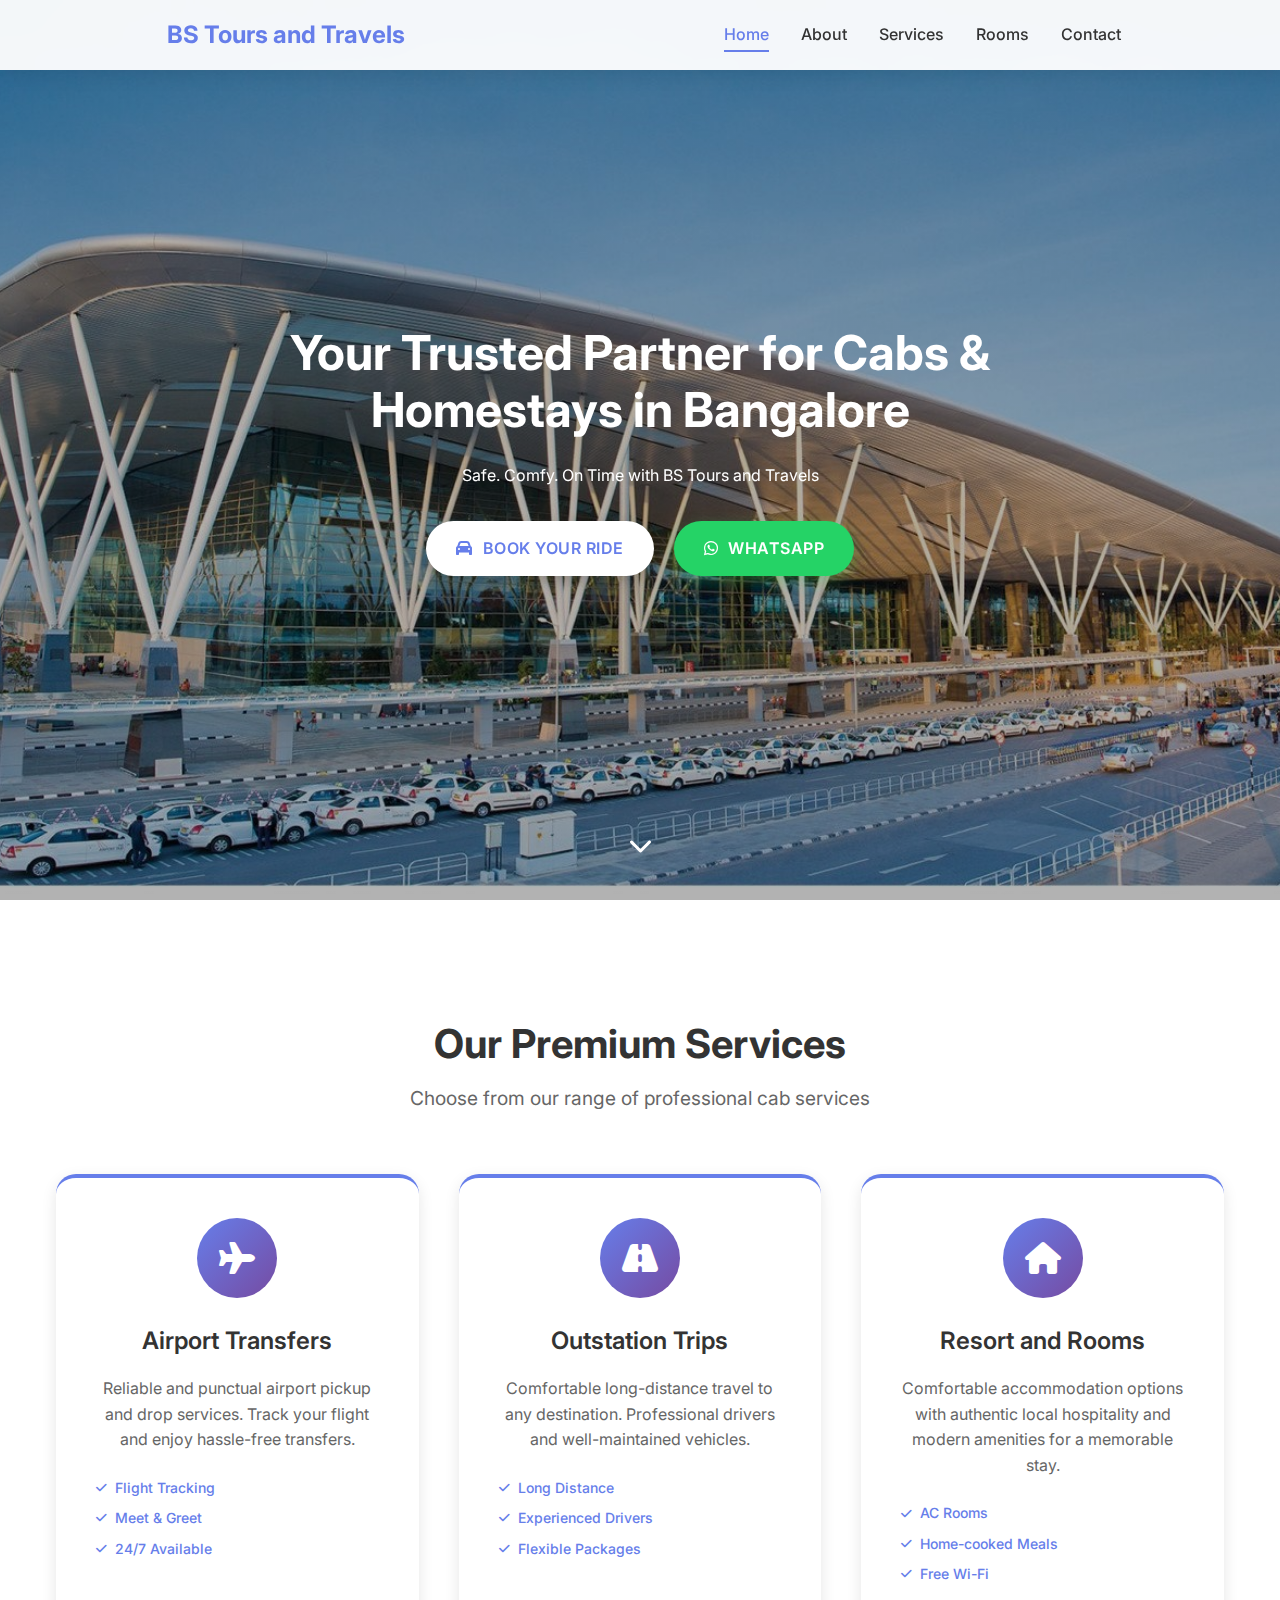
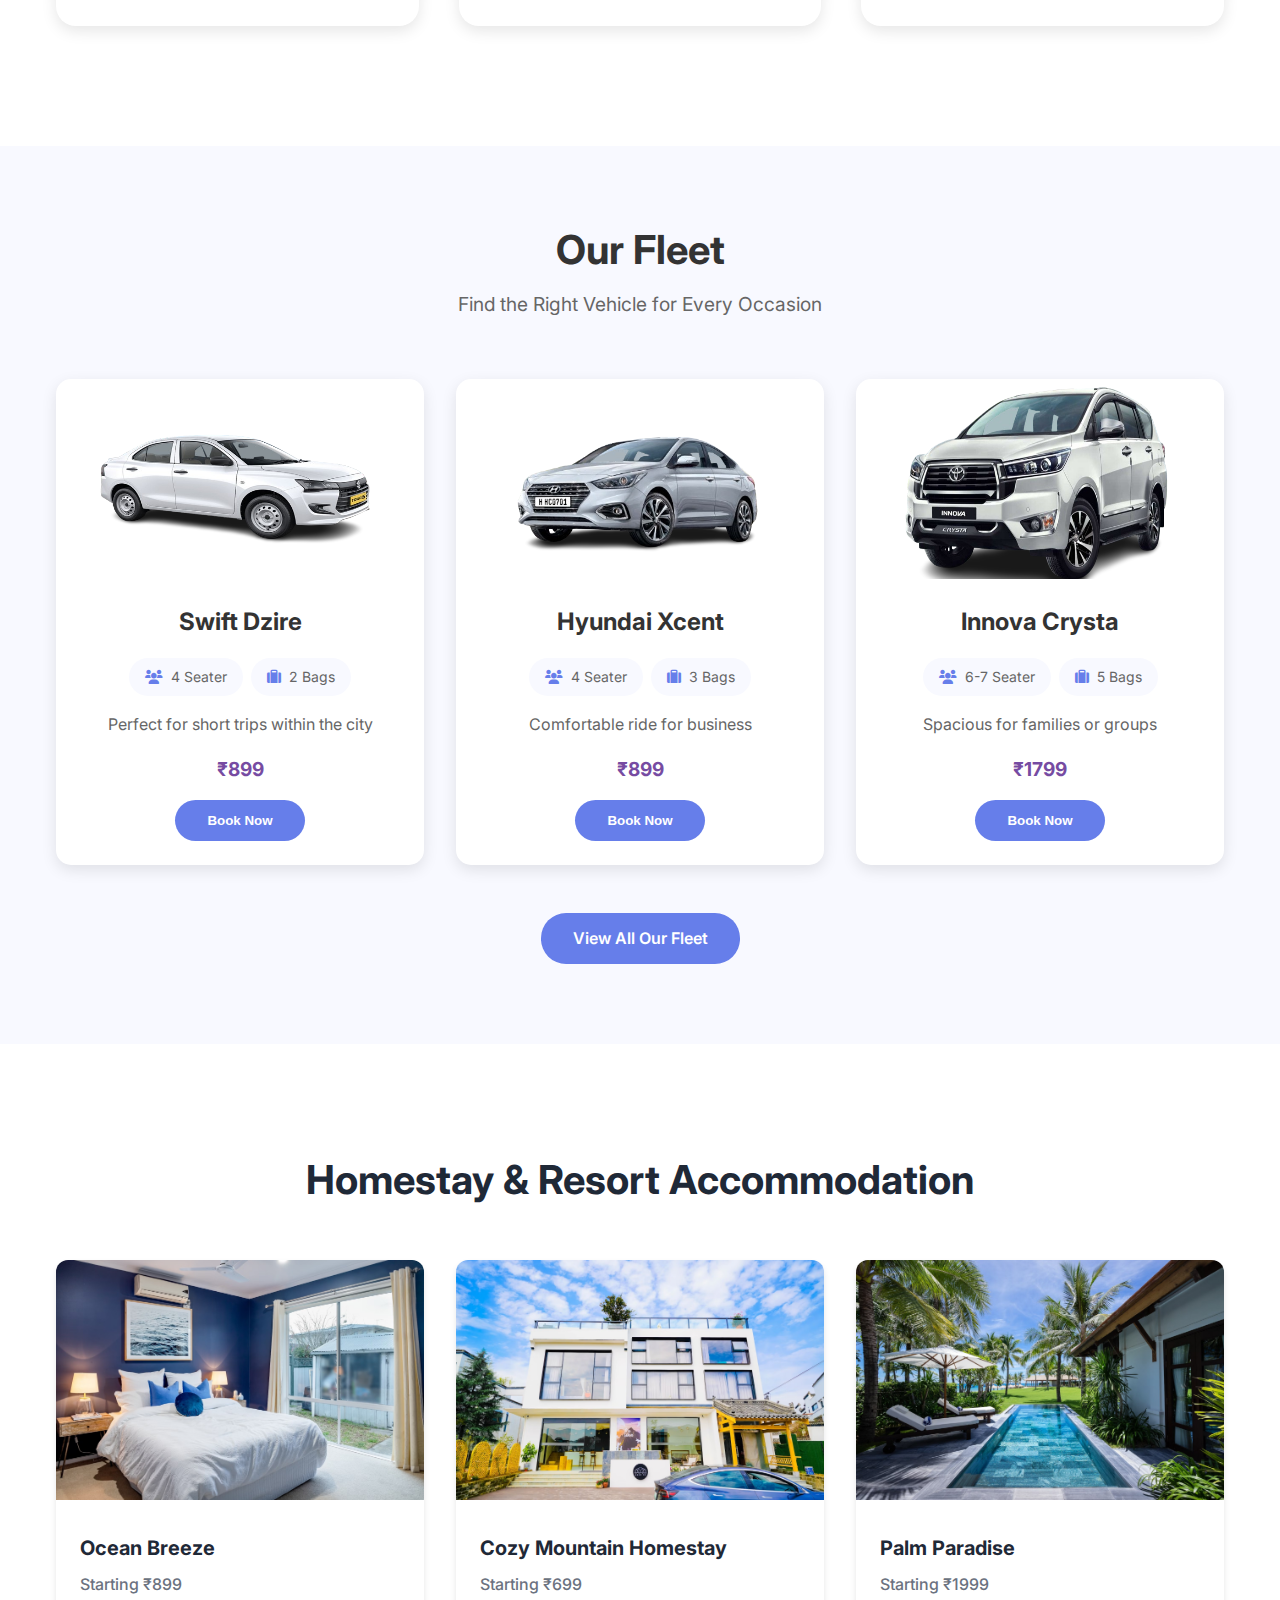
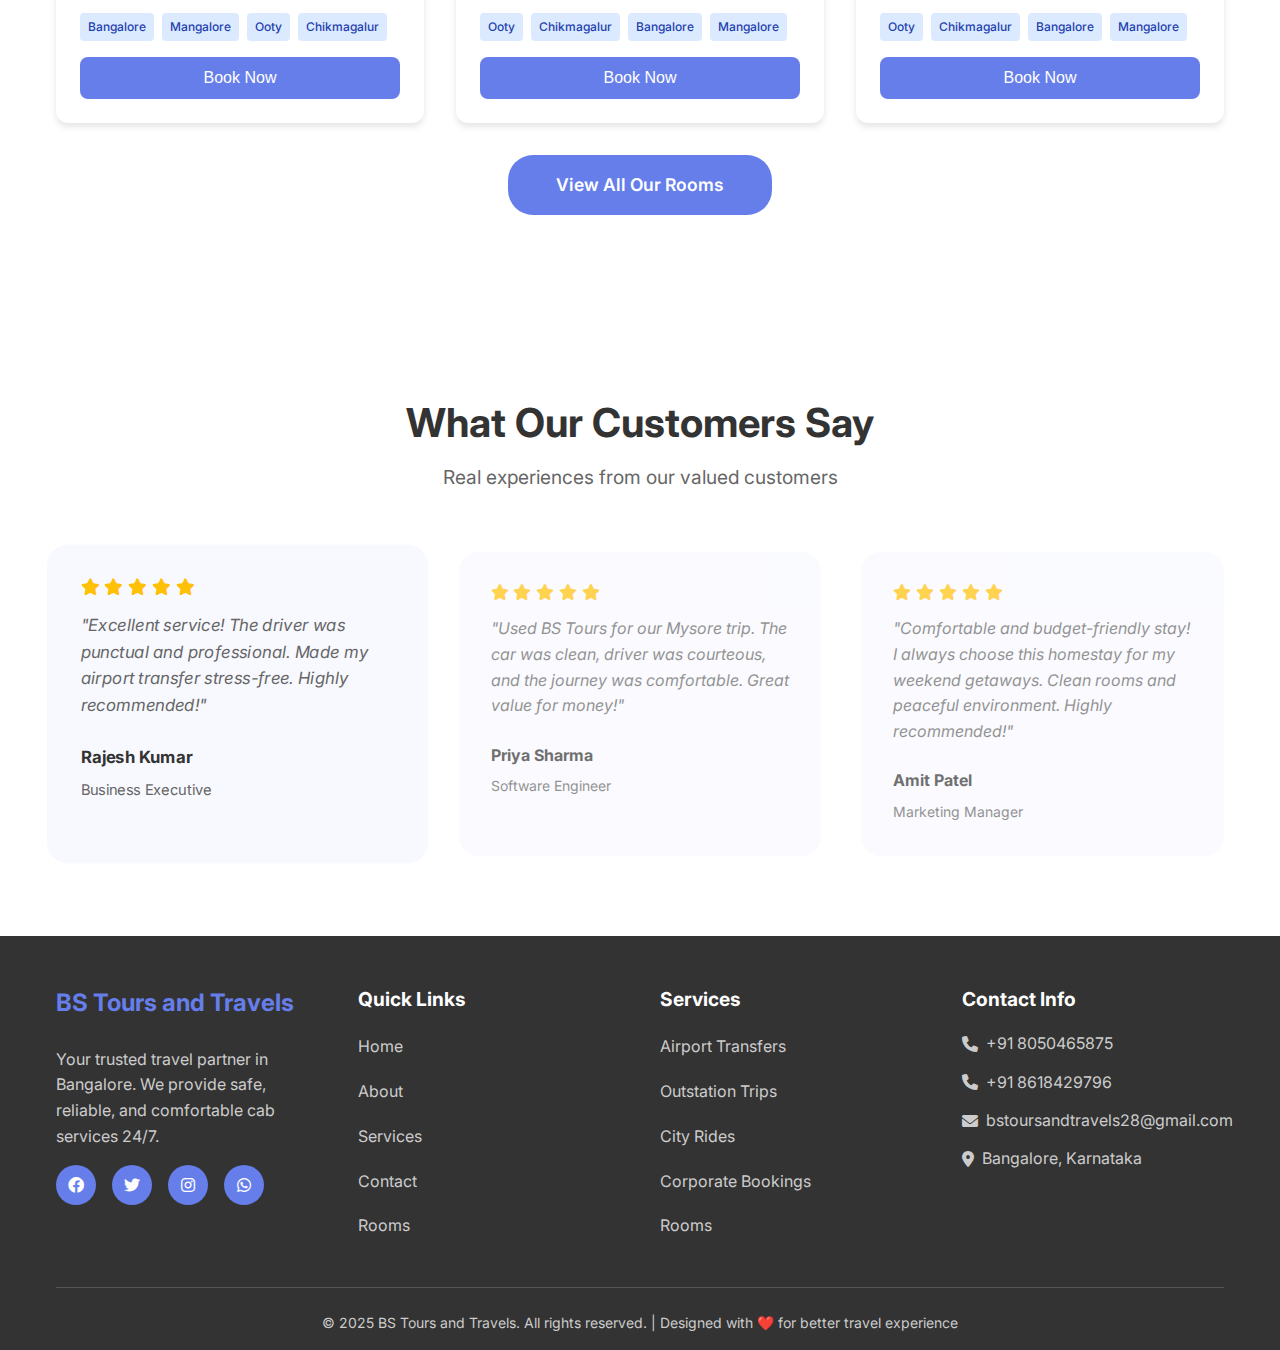
<file: index.html>
<!DOCTYPE html>
<html lang="en">
<head>
    <meta charset="UTF-8">
    <meta name="viewport" content="width=device-width, initial-scale=1.0">
    <meta name="description" content="BS Tours & Travels - Premium cab services in Bangalore. Airport transfers, outstation trips, and hourly city rides. Book now via call or WhatsApp.">
    <meta name="keywords" content="cab service, taxi, Bangalore, airport transfer, outstation travel, city rides, BS Tours, Travels">
    <meta name="author" content="BS Tours & Travels">
    <meta name="robots" content="index, follow">
    
    <!-- Open Graph Meta Tags -->
    <meta property="og:title" content="BS Tours And Travels - Premium Cab Services in Bangalore">
    <meta property="og:description" content="Experience comfort, safety, and punctuality with BS Tours and Travels. Airport transfers, outstation trips, and city rides.">
    <meta property="og:type" content="website">
    <meta property="og:url" content="https://bstours.com">
    <meta property="og:image" content="./assets/images/logo.png">
    
    <!-- Twitter Card Meta Tags -->
    <meta name="twitter:card" content="summary_large_image">
    <meta name="twitter:title" content="BS Tours And Travels - Premium Cab Services">
    <meta name="twitter:description" content="Premium cab services in Bangalore - Airport transfers, outstation trips, city rides">
    
    <title>BS Tours And Travels - Premium Cab Services in Bangalore</title>
    
    <!-- Preload Critical Resources -->
    <link rel="preload" href="https://fonts.googleapis.com/css2?family=Inter:wght@300;400;500;600;700&display=swap" as="style">
    <link rel="preload" href="./assets/css/style.css" as="style">
    
    <!-- Stylesheets -->
    <link rel="stylesheet" href="./assets/css/style.css">
    <link href="https://cdnjs.cloudflare.com/ajax/libs/font-awesome/6.0.0/css/all.min.css" rel="stylesheet">
    <link href="https://fonts.googleapis.com/css2?family=Inter:wght@300;400;500;600;700&display=swap" rel="stylesheet">
    
    <!-- Favicon -->
    <link rel="icon" type="image/x-icon" href="./assets/images/favicon.ico">
    <link rel="apple-touch-icon" sizes="180x180" href="./assets/images/apple-touch-icon.png">
    
    <!-- Structured Data -->
    <script type="application/ld+json">
    {
        "@context": "https://schema.org",
        "@type": "LocalBusiness",
        "name": "BS Tours & Travels",
        "description": "Premium cab services in Bangalore",
        "url": "https://bstours.com",
        "telephone": "+91-8050465875",
        "address": {
            "@type": "PostalAddress",
            "addressLocality": "Bangalore",
            "addressRegion": "Karnataka",
            "addressCountry": "IN"
        },
        "geo": {
            "@type": "GeoCoordinates",
            "latitude": "12.9716",
            "longitude": "77.5946"
        },
        "openingHours": "Mo-Su 00:00-23:59",
        "priceRange": "₹₹",
        "serviceArea": {
            "@type": "City",
            "name": "Bangalore"
        }
    }
    </script>
</head>
<body>
   
    <!-- Header Component -->
    <bs-header></bs-header>

    <!-- Main Content -->
    <main id="main-content">
        <!-- Hero Section -->
        <section id="home" class="hero">
            <div class="hero-background">
                <div class="hero-overlay"></div>
            </div>
            <div class="hero-content">
                <div class="container">
                    <div class="hero-text animate-fade-in">
                        <h1 class="hero-title">Your Trusted Partner for Cabs & Homestays in Bangalore </h1>
                        <p class="hero-subtitle">
                            Safe. Comfy. On Time with 
                            <span class="highlight">BS Tours and Travels</span>
                        </p>
                        <div class="hero-buttons">
                            <a href="#fleet" class="btn btn-primary" aria-label="Book a cab now">
                                <i class="fas fa-car" aria-hidden="true"></i>BOOK YOUR RIDE
                            </a>
                            <a href="https://wa.me/918050465875?text=Hi%2C%20I%20want%20to%20book%20a%20cab" 
                               class="btn btn-secondary" 
                               target="_blank" 
                               rel="noopener noreferrer"
                               aria-label="Contact us on WhatsApp">
                                <i class="fab fa-whatsapp" aria-hidden="true"></i> WhatsApp
                            </a>
                        </div>
                    </div>
                </div>
            </div>
            <button class="hero-scroll" aria-label="Scroll to services section">
                <i class="fas fa-chevron-down" aria-hidden="true"></i>
            </button>
        </section>

        <!-- Services Preview Section -->
        <section id="services" class="services-preview">
            <div class="container">
                <header class="section-header">
                    <h2>Our Premium Services</h2>
                    <p>Choose from our range of professional cab services</p>
                </header>
                <div class="services-grid">
                    <article class="service-card animate-slide-up">
                        <div class="service-icon">
                            <i class="fas fa-plane" aria-hidden="true"></i>
                        </div>
                        <h3>Airport Transfers</h3>
                        <p>Reliable and punctual airport pickup and drop services. Track your flight and enjoy hassle-free transfers.</p>
                        <ul class="service-features">
                            <li><i class="fas fa-check" aria-hidden="true"></i> Flight Tracking</li>
                            <li><i class="fas fa-check" aria-hidden="true"></i> Meet & Greet</li>
                            <li><i class="fas fa-check" aria-hidden="true"></i> 24/7 Available</li>
                        </ul>
                    </article>
                    <article class="service-card animate-slide-up">
                        <div class="service-icon">
                            <i class="fas fa-road" aria-hidden="true"></i>
                        </div>
                        <h3>Outstation Trips</h3>
                        <p>Comfortable long-distance travel to any destination. Professional drivers and well-maintained vehicles.</p>
                        <ul class="service-features">
                            <li><i class="fas fa-check" aria-hidden="true"></i> Long Distance</li>
                            <li><i class="fas fa-check" aria-hidden="true"></i> Experienced Drivers</li>
                            <li><i class="fas fa-check" aria-hidden="true"></i> Flexible Packages</li>
                        </ul>
                    </article>
                    
                    <article class="service-card animate-slide-up">
                        <div class="service-icon">
                            <i class="fas fa-home" aria-hidden="true"></i>
                        </div>
                        <h3>Resort and Rooms</h3>
                        <p>Comfortable accommodation options with authentic local hospitality and modern amenities for a memorable stay.</p>
                        <ul class="service-features">
                            <li><i class="fas fa-check" aria-hidden="true"></i> AC Rooms</li>
                            <li><i class="fas fa-check" aria-hidden="true"></i> Home-cooked Meals</li>
                            <li><i class="fas fa-check" aria-hidden="true"></i> Free Wi-Fi</li>
                        </ul>
                    </article>
                </div>
            </div>
        </section>

        <!-- Fleet Section -->
<section id="fleet" class="fleet">
    <div class="container">
        <header class="section-header">
            <h2>Our Fleet</h2>
            <p>Find the Right Vehicle for Every Occasion</p>
        </header>
        <div class="fleet-grid">
            <article class="vehicle-card">
                <div class="vehicle-img">
                    <img src="./assets/images/SwiftDzire.png" 
                         alt="Swift Dzire - 4 seater sedan car" 
                         loading="lazy"
                         width="300" 
                         height="200">
                </div>
                <div class="vehicle-info">
                    <h3>Swift Dzire</h3>
                    <div class="vehicle-specs">
                        <span><i class="fas fa-users" aria-hidden="true"></i> 4 Seater</span>
                        <span><i class="fas fa-suitcase" aria-hidden="true"></i> 2 Bags</span>
                    </div>
                    <p>Perfect for short trips within the city</p>
                    <div class="vehicle-price">₹899</div>
                    <button onclick="document.getElementById('popup-swift-multi').style.display='block'" class="fbtn">Book Now</button>
                </div>
            </article>
            <article class="vehicle-card">
                <div class="vehicle-img">
                    <img src="./assets/images/Accent.png" 
                         alt="Hyundai Accent - 4 seater sedan car" 
                         loading="lazy"
                         width="300" 
                         height="200">
                </div>
                <div class="vehicle-info">
                    <h3>Hyundai Xcent</h3>
                    <div class="vehicle-specs">
                        <span><i class="fas fa-users" aria-hidden="true"></i> 4 Seater</span>
                        <span><i class="fas fa-suitcase" aria-hidden="true"></i> 3 Bags</span>
                    </div>
                    <p>Comfortable ride for business</p>
                    <div class="vehicle-price">₹899</div>
                    <button onclick="document.getElementById('popup-Xcent').style.display='block'" class="fbtn">Book Now</button>  
                </div>
            </article>
            <article class="vehicle-card">
                <div class="vehicle-img">
                    <img src="./assets/images/Innovacrysta.png" 
                         alt="Toyota Innova Crysta - 6-7 seater SUV" 
                         loading="lazy"
                         width="300" 
                         height="200">
                </div>
                <div class="vehicle-info">
                    <h3>Innova Crysta</h3>
                    <div class="vehicle-specs">
                        <span><i class="fas fa-users" aria-hidden="true"></i> 6-7 Seater</span>
                        <span><i class="fas fa-suitcase" aria-hidden="true"></i> 5 Bags</span>
                    </div>
                    <p>Spacious for families or groups</p>
                    <div class="vehicle-price">₹1799</div>
                    <button onclick="document.getElementById('popup-Innova-Crysta').style.display='block'" class="fbtn">Book Now</button>
                </div>
            </article>
        </div>
        <div class="view-all-container">
            <a href="service.html#fleet" class="fbtn btn-large">
                View All Our Fleet
            </a>
        </div>
    </div>
</section>

<!-- POPUP with multiple owners -->
<div id="popup-swift-multi" class="popup">
    <div class="popup-content">
        <span class="close" onclick="document.getElementById('popup-swift-multi').style.display='none'">&times;</span>
        <h3>Select Cab Driver</h3>

        <!-- Driver 1 -->
        <div class="owner-box">
            <p><strong>Name:</strong> Syed Mohammad Arshad Ali</p>
            <p><strong>Cab #:</strong> KA21C8676</p>
            <p><strong>Vehicle:</strong> Swift Dzire CNG</p>
            <p><strong>Color:</strong> White</p>
            <a href="https://wa.me/918050465875?text=Hi%20%2C%20I%20want%20to%20book%20your%20Swift%20Dzire%20CNG%20%20(KA21C8676)." 
               target="_blank" 
               class="whatsapp-book-btn">
               Book on WhatsApp
            </a>
        </div>

        <hr>

        <!-- Driver 2 -->
        <div class="owner-box">
            <p><strong>Name:</strong> Ashweer</p>
            <p><strong>Cab #:</strong> KA19AE8126</p>
            <p><strong>Vehicle:</strong> Swift Dzire</p>
            <p><strong>Color:</strong> Silver</p>
            <a href="https://wa.me/918050465875?text=Hi%20%2C%20I%20want%20to%20book%20your%20Swift%20Dzire%20(KA19AE8126)." 
               target="_blank" 
               class="whatsapp-book-btn">
               Book on WhatsApp
            </a>
        </div>

        <hr>

        <!-- Driver 3 -->
        <div class="owner-box">
            <p><strong>Name:</strong> MD NIZAMMUDDIN</p>
            <p><strong>Cab #:</strong> KA02AG9328</p>
            <p><strong>Vehicle:</strong> Swift Dzire</p>
            <p><strong>Color:</strong> Silver</p>
            <a href="https://wa.me/918050465875?text=Hi%20%2C%20I%20want%20to%20book%20your%20Swift%20Dzire%20(KA02AG9328)." 
               target="_blank" 
               class="whatsapp-book-btn">
               Book on WhatsApp
            </a>
        </div>

        <!-- Driver 4 -->
        <div class="owner-box">
            <p><strong>Name:</strong> Siddik</p>
            <p><strong>Cab #:</strong> KA04AA6642</p>
            <p><strong>Vehicle:</strong> Swift Dzire</p>
            <p><strong>Color:</strong> Silver</p>
            <a href="https://wa.me/918050465875?text=Hi%20%2C%20I%20want%20to%20book%20your%20Swift%20Dzire%20(KA04AA6642)." 
               target="_blank" 
               class="whatsapp-book-btn">
               Book on WhatsApp
            </a>
        </div>

        <!-- Driver 5 -->
        <div class="owner-box">
            <p><strong>Name:</strong> MAHAMMAD SHAHID</p>
            <p><strong>Cab #:</strong> KA02AE5424</p>
            <p><strong>Vehicle:</strong> Swift Dzire</p>
            <p><strong>Color:</strong> Silver</p>
            <a href="https://wa.me/918050465875?text=Hi%20%2C%20I%20want%20to%20book%20your%20Swift%20Dzire%20(KA02AE5424)." 
               target="_blank" 
               class="whatsapp-book-btn">
               Book on WhatsApp
            </a>
        </div>
    </div>
</div>

<!-- POPUP with multiple owners -->
<div id="popup-Xcent" class="popup">
    <div class="popup-content">
        <span class="close" onclick="document.getElementById('popup-Xcent').style.display='none'">&times;</span>
        <h3>Select Cab Driver</h3>

        <!-- Driver 1 -->
        <div class="owner-box">
            <p><strong>Name:</strong> Mohammed soufar</p>
            <p><strong>Cab #:</strong> KA20AA2403</p>
            <p><strong>Vehicle:</strong> Hyundai xcent</p>
            <p><strong>Color:</strong> White</p>
            <a href="https://wa.me/918050465875?text=Hi%20Mohammed%20soufar%2C%20I%20want%20to%20book%20your%20Hyundai%20xcent%20%20(KA20AA2403)." 
               target="_blank" 
               class="whatsapp-book-btn">
               Book on WhatsApp
            </a>
        </div>
    </div>
</div> 

<!-- POPUP with multiple owners -->
<div id="popup-Innova-Crysta" class="popup">
    <div class="popup-content">
        <span class="close" onclick="document.getElementById('popup-Innova-Crysta').style.display='none'">&times;</span>
        <h3>Select Cab Driver</h3>

        <!-- Driver 1 -->
        <div class="owner-box">
            <p><strong>Name:</strong> Mohammed soufar</p>
            <p><strong>Cab #:</strong> KA20AA2403</p>
            <p><strong>Vehicle:</strong> Innova Crysta</p>
            <p><strong>Color:</strong> White</p>
            <a href="https://wa.me/918050465875?text=Hi%20%2C%20I%20want%20to%20book%20your%20Innova%20Crysta%20%20(KA20AA2403)." 
               target="_blank" 
               class="whatsapp-book-btn">
               Book on WhatsApp
            </a>
        </div>
    </div>
</div>

      

        <!-- Rooms Section -->
        <section id="rooms" class="rooms-section">
            <div class="container">
                <h2 class="section-title">Homestay & Resort Accommodation</h2>
                <div class="rooms-grid">
                    <!-- Room Card 1 -->
                    <div class="room-card">
                        <img src="./assets/images/roomone.png" alt="Ocean Breeze" class="room-image">
                        <div class="room-content">
                            <h3 class="room-title">Ocean Breeze</h3>
                            <p class="room-price">Starting ₹899</p>
                            <div class="location-tags">
                                <span class="location-tag">Bangalore</span>
                                <span class="location-tag">Mangalore</span>
                                <span class="location-tag">Ooty</span>
                                <span class="location-tag">Chikmagalur</span>
                            </div>
                            <button onclick="openBookingModal('Lemon Tree Hotel', 'Bangalore')" class="book-button">
                                Book Now
                            </button>
                        </div>
                    </div>
                    
                    <!-- Homestay Card 1 -->
                    <div class="room-card">
                        <img src="./assets/images/homestayone.png" alt="Cozy Mountain Homestay" class="room-image">
                        <div class="room-content">
                            <h3 class="room-title">Cozy Mountain Homestay</h3>
                            <p class="room-price">Starting ₹699</p>
                            <div class="location-tags">
                                <span class="location-tag">Ooty</span>
                                <span class="location-tag">Chikmagalur</span>
                                <span class="location-tag">Bangalore</span>
                                <span class="location-tag">Mangalore</span>
                            </div>
                            <button onclick="openBookingModal('Cozy Mountain Homestay', 'Ooty')" class="book-button">
                                Book Now
                            </button>
                        </div>
                    </div>
                    
                    <!-- Resort Card 1 -->
                    <div class="room-card">
                        <img src="./assets/images/resortone.png" 
                             alt="Palm Paradise" 
                             class="room-image">
                        <div class="room-content">
                            <h3 class="room-title">Palm Paradise</h3>
                            <p class="room-price">Starting ₹1999</p>
                            <div class="location-tags">
                                <span class="location-tag">Ooty</span>
                                <span class="location-tag">Chikmagalur</span>
                                <span class="location-tag">Bangalore</span>
                                <span class="location-tag">Mangalore</span>
                            </div>
                            <button onclick="openBookingModal('Palm Paradise', 'Mangalore')" class="book-button">
                                Book Now
                            </button>
                        </div>
                    </div>
                </div>
                <div class="view-all-container">
                    <a href="rooms.html#rooms" class="fbtn fbtn-large">
                        View All Our Rooms
                    </a>
                </div>
            </div>
        </section>


         <!-- Booking Modal -->
    <div id="bookingModal" class="booking-modal hidden">
        <div class="modal-content">
            <span class="close" onclick="closeBookingModal()">&times;</span>
            <h2>Book Room</h2>
            <form id="bookingForm">
                <input type="hidden" id="hotelName">
                
                <label>Location:</label>
                <select id="location" required>
                    <option value="">Select Location</option>
                    <option value="Bangalore">Bangalore</option>
                    <option value="Mangalore">Mangalore</option>
                    <option value="Ooty">Ooty</option>
                    <option value="Chikmagalur">Chikmagalur</option>
                </select>

                <label>Members:</label>
                <input type="number" id="members" min="1" placeholder="Enter number of guests" required>

                <label>Check-In:</label>
                <input type="date" id="checkin" required>

                <label>Check-Out:</label>
                <input type="date" id="checkout" required>

                <button type="button" onclick="sendWhatsApp()">
                    <i class="fab fa-whatsapp"></i> Book on WhatsApp
                </button>
            </form>
        </div>
    </div>


        





        <!-- Testimonials Section -->
        <section id="testimonials" class="testimonials">
            <div class="container">
                <header class="section-header">
                    <h2>What Our Customers Say</h2>
                    <p>Real experiences from our valued customers</p>
                </header>
                <div class="testimonials-grid">
                    <article class="testimonial-card">
                        <div class="testimonial-content">
                            <div class="stars" aria-label="5 star rating">
                                <i class="fas fa-star" aria-hidden="true"></i>
                                <i class="fas fa-star" aria-hidden="true"></i>
                                <i class="fas fa-star" aria-hidden="true"></i>
                                <i class="fas fa-star" aria-hidden="true"></i>
                                <i class="fas fa-star" aria-hidden="true"></i>
                            </div>
                            <blockquote>
                                <p>"Excellent service! The driver was punctual and professional. Made my airport transfer stress-free. Highly recommended!"</p>
                            </blockquote>
                        </div>
                        <footer class="testimonial-author">
                            <div>
                                <h4>Rajesh Kumar</h4>
                                <span>Business Executive</span>
                            </div>
                        </footer>
                    </article>
                    <article class="testimonial-card">
                        <div class="testimonial-content">
                            <div class="stars" aria-label="5 star rating">
                                <i class="fas fa-star" aria-hidden="true"></i>
                                <i class="fas fa-star" aria-hidden="true"></i>
                                <i class="fas fa-star" aria-hidden="true"></i>
                                <i class="fas fa-star" aria-hidden="true"></i>
                                <i class="fas fa-star" aria-hidden="true"></i>
                            </div>
                            <blockquote>
                                <p>"Used BS Tours for our Mysore trip. The car was clean, driver was courteous, and the journey was comfortable. Great value for money!"</p>
                            </blockquote>
                        </div>
                        <footer class="testimonial-author">
                            <div>
                                <h4>Priya Sharma</h4>
                                <span>Software Engineer</span>
                            </div>
                        </footer>
                    </article>
                    <article class="testimonial-card">
                        <div class="testimonial-content">
                            <div class="stars" aria-label="5 star rating">
                                <i class="fas fa-star" aria-hidden="true"></i>
                                <i class="fas fa-star" aria-hidden="true"></i>
                                <i class="fas fa-star" aria-hidden="true"></i>
                                <i class="fas fa-star" aria-hidden="true"></i>
                                <i class="fas fa-star" aria-hidden="true"></i>
                            </div>
                            <blockquote>
                          <p>"Comfortable and budget-friendly stay! I always choose this homestay for my weekend getaways. Clean rooms and peaceful environment. Highly recommended!"</p>
                            </blockquote>
                        </div>
                        <footer class="testimonial-author">
                            <div>
                                <h4>Amit Patel</h4>
                                <span>Marketing Manager</span>
                            </div>
                        </footer>
                    </article>
                </div>
            </div>
        </section>
    </main>

    <!-- Footer Component -->
    <special-footer></special-footer>

    <!-- Scripts -->
    <script src="./assets/js/script.js"></script>
    
    <!-- Error Handling -->
    <script>
        window.addEventListener('error', function(e) {
            console.error('JavaScript Error:', e.error);
        });
        
        window.addEventListener('unhandledrejection', function(e) {
            console.error('Unhandled Promise Rejection:', e.reason);
        });
    </script>
</body>
</html>
</file>
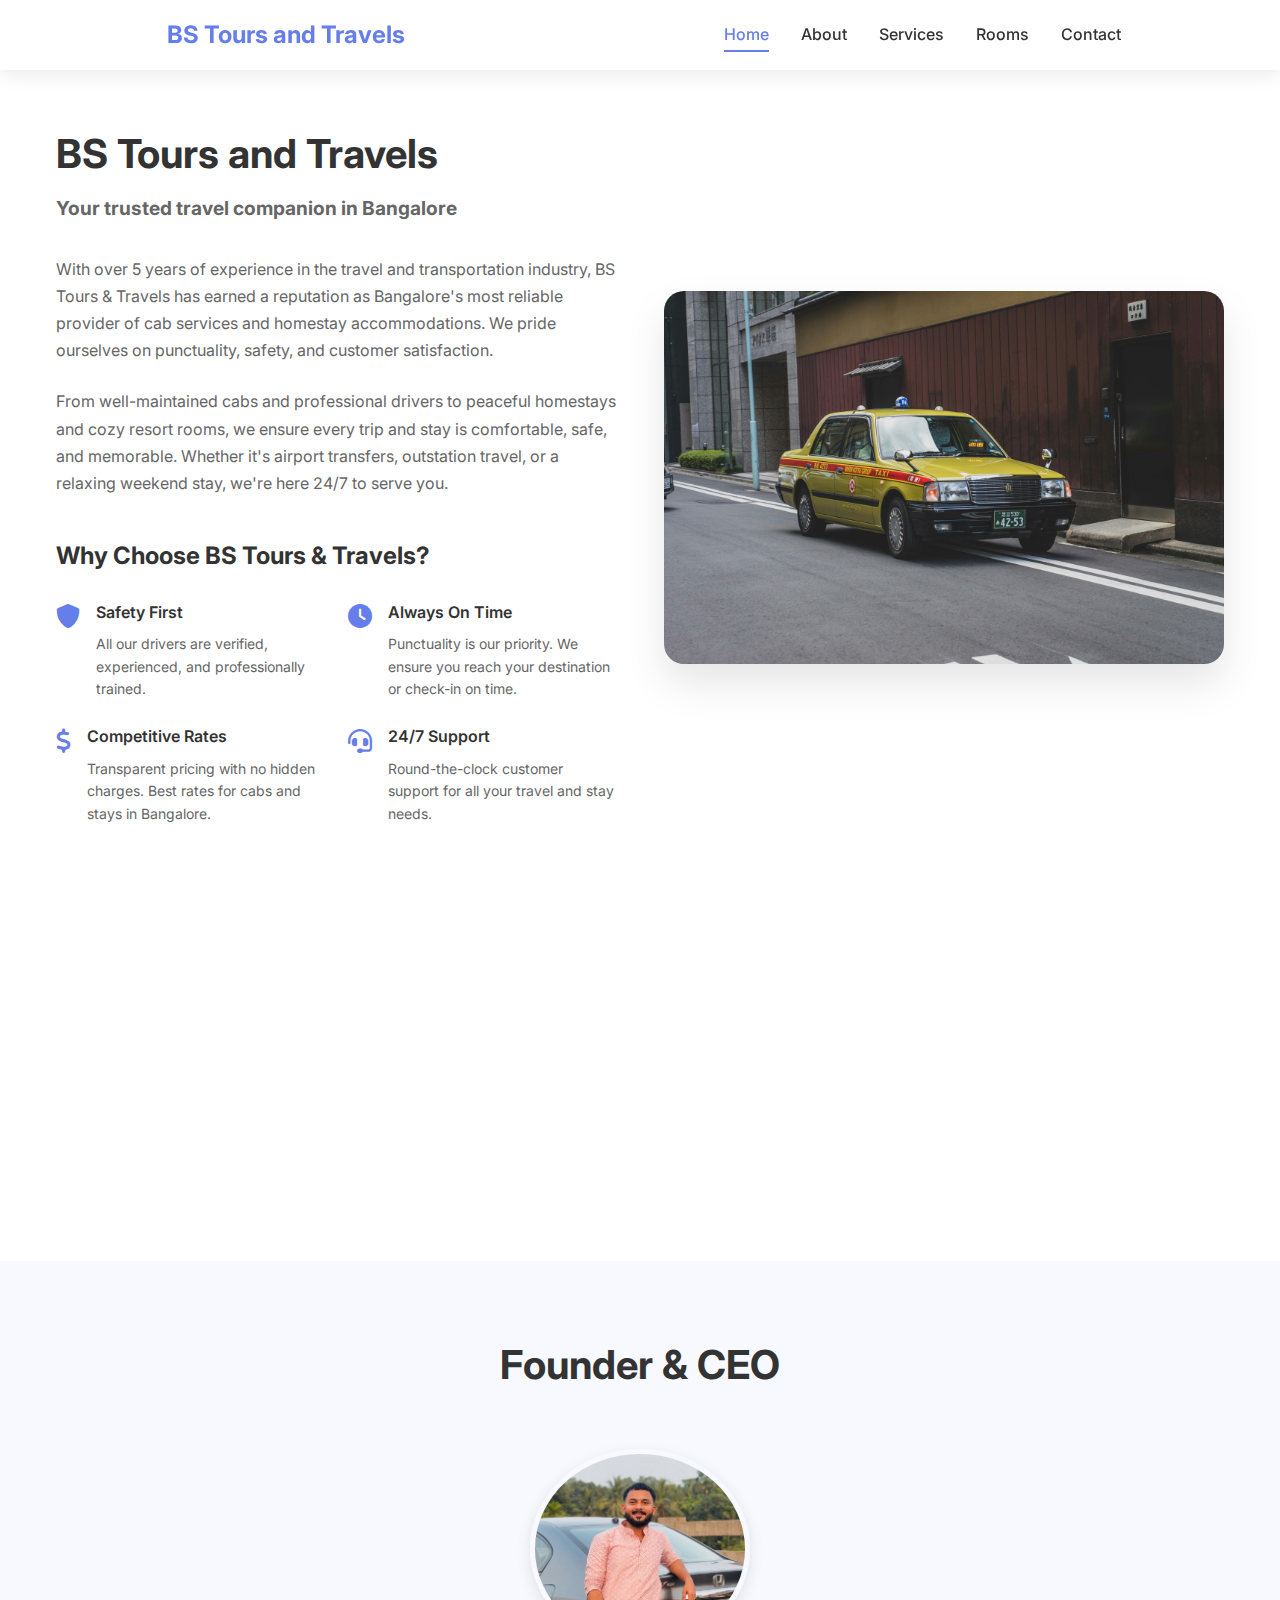
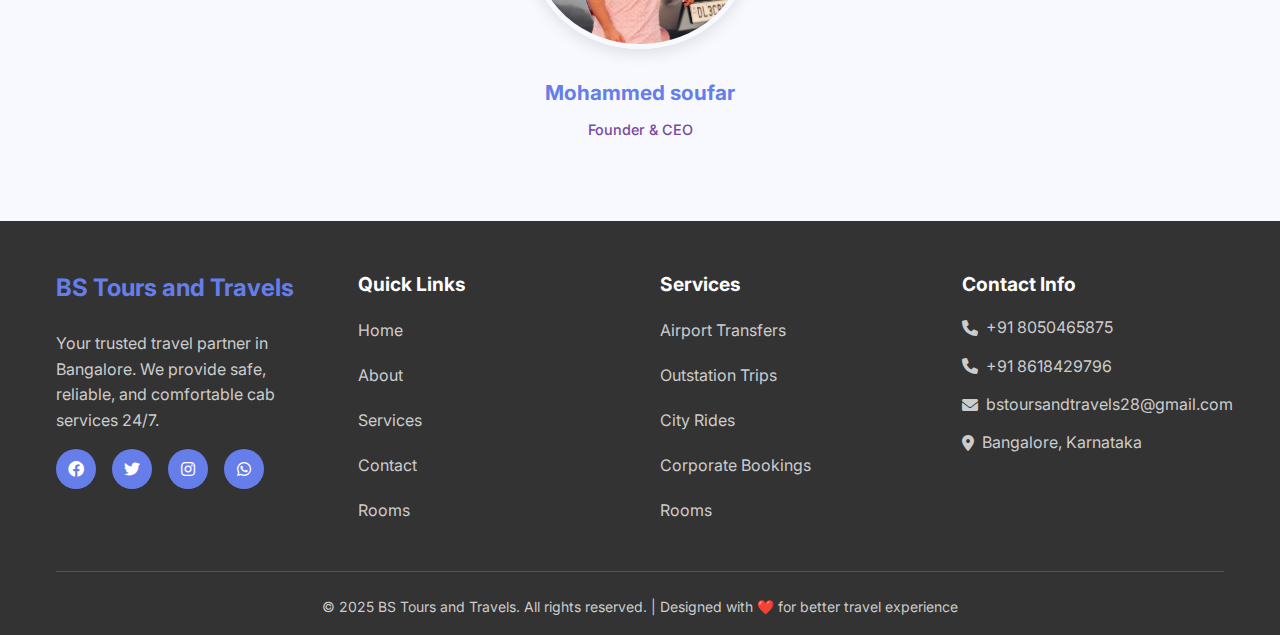
<file: about.html>
<!DOCTYPE html>
<html lang="en">
<head>
    <meta charset="UTF-8">
    <meta name="viewport" content="width=device-width, initial-scale=1.0">
    <meta name="description" content="BS Tours & Travels - Premium cab services in Bangalore. Airport transfers, outstation trips, and hourly city rides. Book now via call or WhatsApp.">
    <meta name="keywords" content="cab service, taxi, Bangalore, airport transfer, outstation travel, city rides">
    <title>BS Tours And Travels - Premium Cab Services in Bangalore</title>
    <link rel="stylesheet" href="./assets/css/style.css">
    <link href="https://cdnjs.cloudflare.com/ajax/libs/font-awesome/6.0.0/css/all.min.css" rel="stylesheet">
    <link href="https://fonts.googleapis.com/css2?family=Inter:wght@300;400;500;600;700&display=swap" rel="stylesheet">
</head>
<body>
    
    <!-- Header will be loaded by custom element or JavaScript -->
    <bs-header></bs-header>

    <!-- Main Content -->
    <main>
<!-- About Section -->
<section id="about" class="about">
    <div class="container">
        <div class="about-content">
            <div class="about-text">
                <div class="section-header">
                    <h2>BS Tours and Travels</h2>
                    <p><strong>Your trusted travel companion in Bangalore</strong></p>
                </div>
                <div class="about-description">
                    <p>With over 5 years of experience in the travel and transportation industry, BS Tours & Travels has earned a reputation as Bangalore's most reliable provider of cab services and homestay accommodations. We pride ourselves on punctuality, safety, and customer satisfaction.</p>
                    <p>From well-maintained cabs and professional drivers to peaceful homestays and cozy resort rooms, we ensure every trip and stay is comfortable, safe, and memorable. Whether it's airport transfers, outstation travel, or a relaxing weekend stay, we're here 24/7 to serve you.</p>
                </div>
                <div class="why-choose-us">
                    <h3>Why Choose BS Tours & Travels?</h3>
                    <div class="features-grid">
                        <div class="feature">
                            <i class="fas fa-shield-alt" aria-hidden="true"></i>
                            <div>
                                <h4>Safety First</h4>
                                <p>All our drivers are verified, experienced, and professionally trained.</p>
                            </div>
                        </div>
                        <div class="feature">
                            <i class="fas fa-clock" aria-hidden="true"></i>
                            <div>
                                <h4>Always On Time</h4>
                                <p>Punctuality is our priority. We ensure you reach your destination or check-in on time.</p>
                            </div>
                        </div>
                        <div class="feature">
                            <i class="fas fa-dollar-sign" aria-hidden="true"></i>
                            <div>
                                <h4>Competitive Rates</h4>
                                <p>Transparent pricing with no hidden charges. Best rates for cabs and stays in Bangalore.</p>
                            </div>
                        </div>
                        <div class="feature">
                            <i class="fas fa-headset" aria-hidden="true"></i>
                            <div>
                                <h4>24/7 Support</h4>
                                <p>Round-the-clock customer support for all your travel and stay needs.</p>
                            </div>
                        </div>
                    </div>
                </div>
            </div>
            <div class="about-image">
                <img src="./assets/images/Aboutimage.jpg" 
                     alt="about us image of BS Tours & Travels" 
                     loading="lazy"
                     width="1740" 
                     height="1160">
            </div>
        </div>
    </div>
</section>


        <!-- Stats Section -->
        <section class="stats" aria-labelledby="stats-heading">
            <div class="container">
                <h2 id="stats-heading" class="sr-only">Company Statistics</h2>
                <div class="stats-grid">
                    <div class="stat-item">
                        <h3>5+</h3>
                        <p>Years in Business</p>
                    </div>
                    <div class="stat-item">
                        <h3>12+</h3>
                        <p>Vehicles in Fleet</p>
                    </div>
                    <div class="stat-item">
                        <h3>50+</h3>
                        <p>Corporate Clients</p>
                    </div>
                    <div class="stat-item">
                        <h3>98%</h3>
                        <p>Customer Satisfaction</p>
                    </div>
                </div>
            </div>
        </section>

        <!-- Team Section -->
        <section class="team">
            <div class="container">
                <div class="section-header">
                    <h2>Founder & CEO</h2>
                </div>
                <div class="team-grid">
                    <div class="team-member">
                        <img src="./assets/images/founder.jpeg" 
                             alt="Founder and CEO of BS Tours & Travels" 
                             class="member-img"
                             loading="lazy"
                             width="300" 
                             height="300">
                        <h3>Mohammed soufar</h3>
                        <p>Founder & CEO</p>
                    </div>
                </div>
            </div>
        </section>
    </main>

    <!-- Footer will be loaded by custom element or JavaScript -->
    <special-footer></special-footer>

    <script src="./assets/js/script.js"></script>
</body>
</html>
</file>
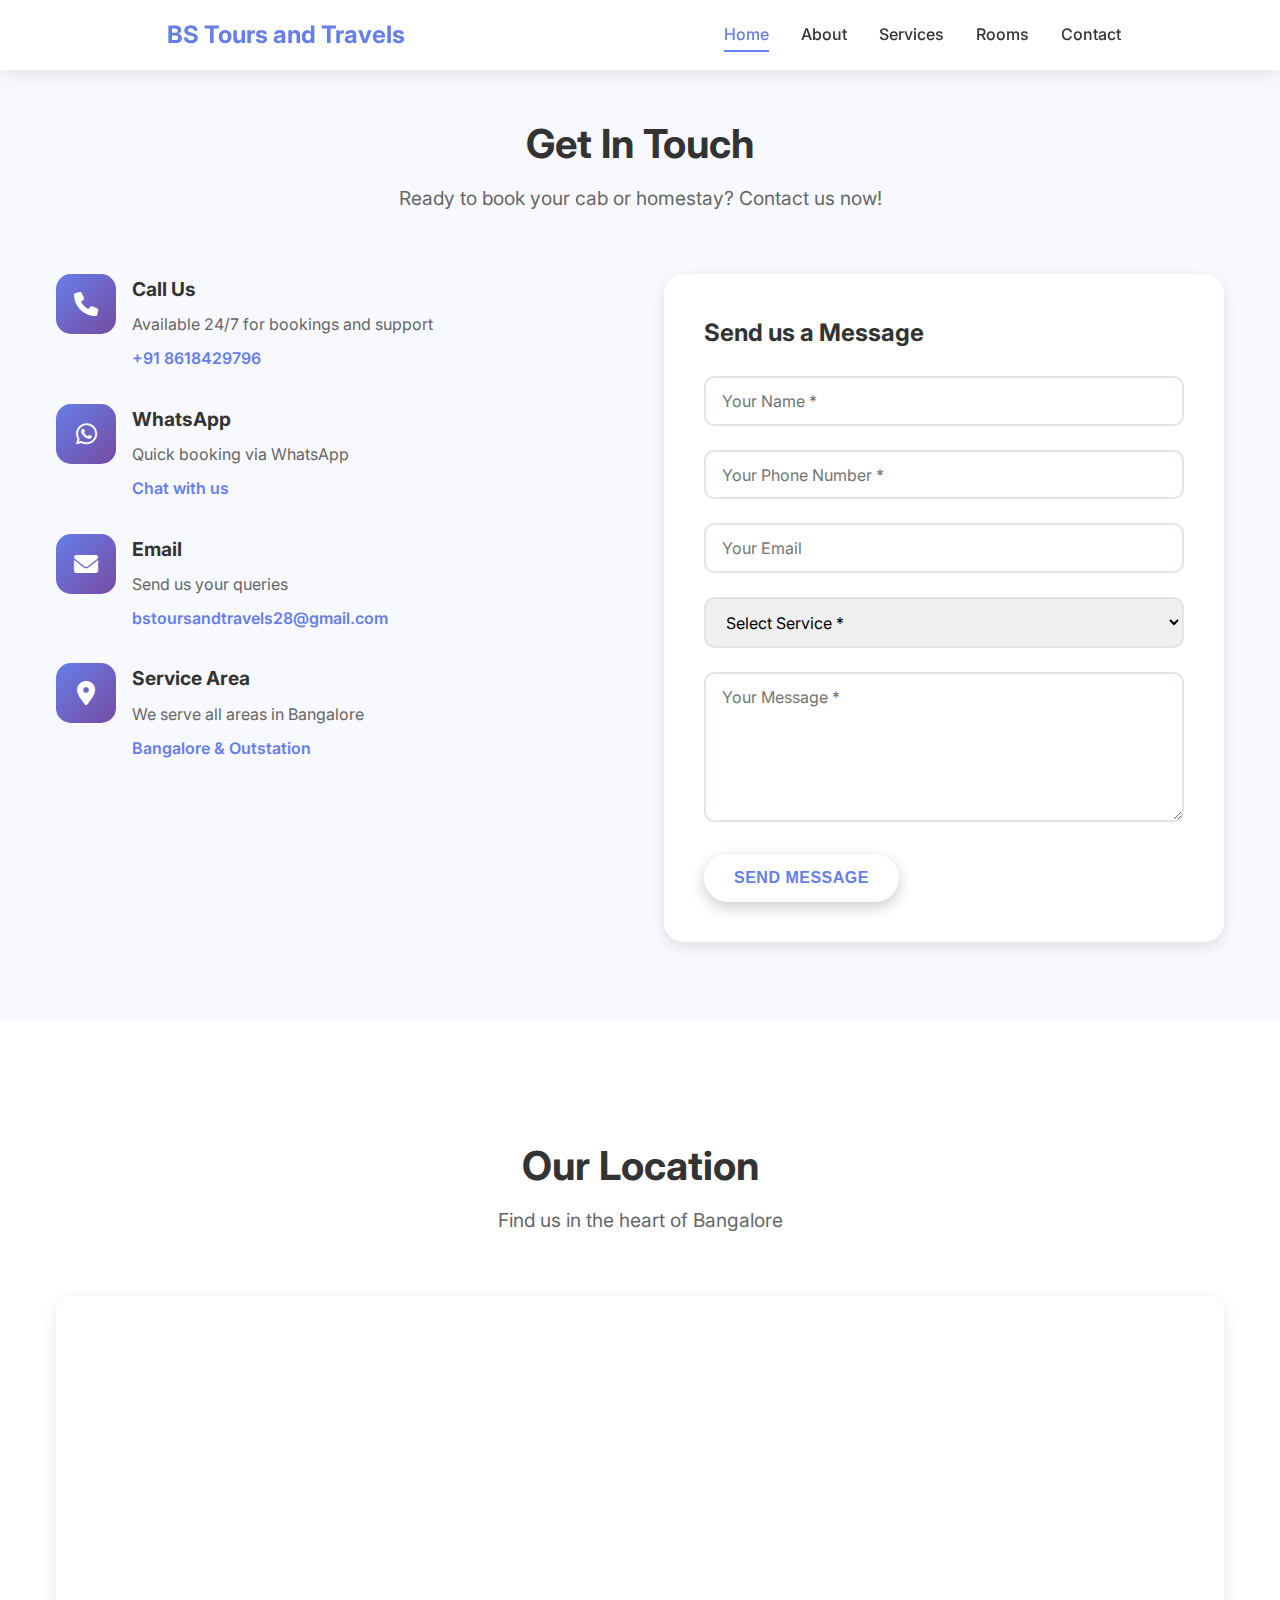
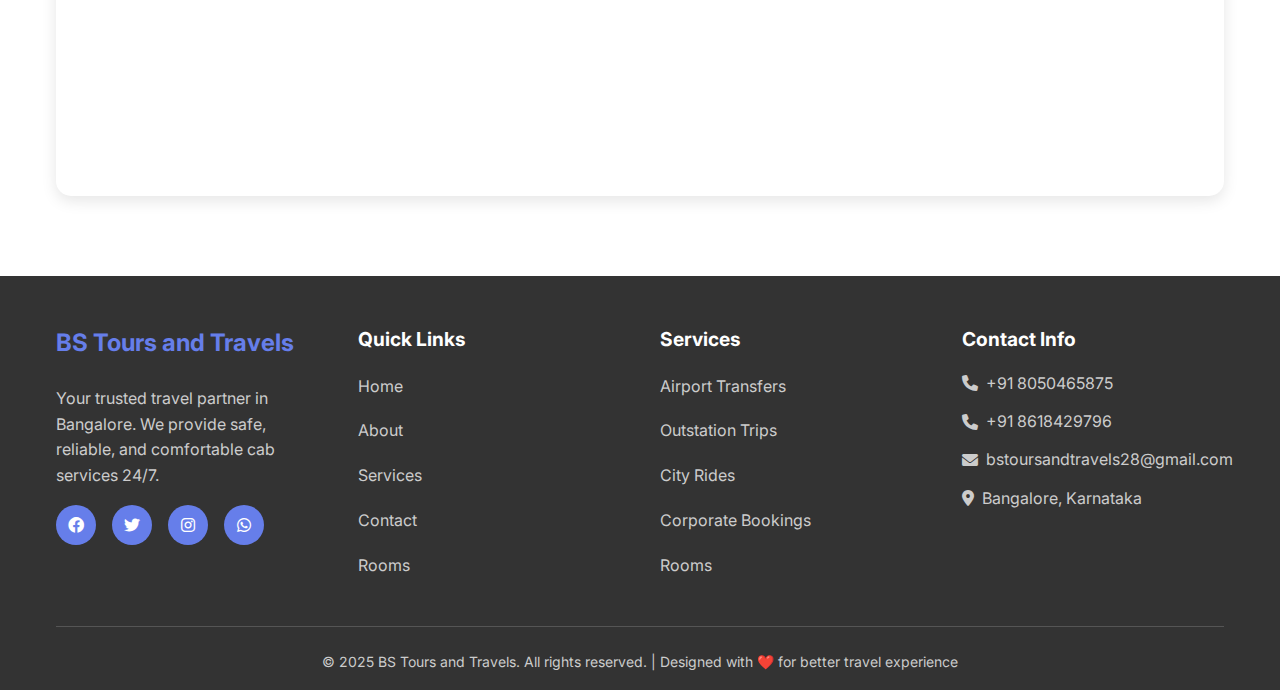
<file: contact.html>
<!DOCTYPE html>
<html lang="en">
<head>
    <meta charset="UTF-8">
    <meta name="viewport" content="width=device-width, initial-scale=1.0">
    <meta name="description" content="BS Tours And Travels - Premium cab services in Bangalore. Airport transfers, outstation trips, and hourly city rides. Book now via call or WhatsApp.">
    <meta name="keywords" content="cab service, taxi, Bangalore, airport transfer, outstation travel, city rides, BS Tours">
    <title>BS Tours And Travels - Premium Cab Services in Bangalore</title>
    <link rel="stylesheet" href="./assets/css/style.css">
    <link href="https://cdnjs.cloudflare.com/ajax/libs/font-awesome/6.0.0/css/all.min.css" rel="stylesheet">
    <link href="https://fonts.googleapis.com/css2?family=Inter:wght@300;400;500;600;700&display=swap" rel="stylesheet">
</head>
<body>
    
     <bs-header></bs-header>



    
    <!-- Contact Section -->
    <section id="contact" class="contact" role="main">
        <div class="container">
            <div class="section-header">
                <h2>Get In Touch</h2>
                <p>Ready to book your cab or homestay? Contact us now!</p>

            </div>
            <div class="contact-content">
                <div class="contact-info">
                    <div class="contact-item">
                        <div class="contact-icon" aria-hidden="true">
                            <i class="fas fa-phone"></i>
                        </div>
                        <div class="contact-details">
                            <h3>Call Us</h3>
                            <p>Available 24/7 for bookings and support</p>
                            <a href="tel:+918050465875" class="contact-link" aria-label="Call us at +91 8618429796">+91 8618429796</a>
                        </div>
                    </div>
                    <div class="contact-item">
                        <div class="contact-icon" aria-hidden="true">
                            <i class="fab fa-whatsapp"></i>
                        </div>
                        <div class="contact-details">
                            <h3>WhatsApp</h3>
                            <p>Quick booking via WhatsApp</p>
                            <a href="https://wa.me/918050465875" class="contact-link" target="_blank" rel="noopener noreferrer" aria-label="Chat with us on WhatsApp">Chat with us</a>
                        </div>
                    </div>
                    <div class="contact-item">
                        <div class="contact-icon" aria-hidden="true">
                            <i class="fas fa-envelope"></i>
                        </div>
                        <div class="contact-details">
                            <h3>Email</h3>
                            <p>Send us your queries</p>
                            <a href="mailto:bstoursandtravels28@gmail.com" class="contact-link" aria-label="Send email to BS Tours">bstoursandtravels28@gmail.com</a>
                        </div>
                    </div>
                    <div class="contact-item">
                        <div class="contact-icon" aria-hidden="true">
                            <i class="fas fa-map-marker-alt"></i>
                        </div>
                        <div class="contact-details">
                            <h3>Service Area</h3>
                            <p>We serve all areas in Bangalore</p>
                            <span class="contact-link">Bangalore & Outstation</span>
                        </div>
                    </div>
                </div>
                <div class="contact-form-container">
                    <form class="contact-form" id="contactForm" novalidate>
                        <h3>Send us a Message</h3>
                        <div id="formMessages"></div>
                        <div class="form-group">
                            <label for="name" class="sr-only">Your Name</label>
                            <input type="text" id="name" name="name" placeholder="Your Name *" required aria-required="true">
                            <div class="error-message" id="nameError"></div>
                        </div>
                        <div class="form-group">
                            <label for="phone" class="sr-only">Your Phone Number</label>
                            <input type="tel" id="phone" name="phone" placeholder="Your Phone Number *" required pattern="[0-9+\-\s()]{10,15}" aria-required="true">
                            <div class="error-message" id="phoneError"></div>
                        </div>
                        <div class="form-group">
                            <label for="email" class="sr-only">Your Email</label>
                            <input type="email" id="email" name="email" placeholder="Your Email">
                            <div class="error-message" id="emailError"></div>
                        </div>
                        <div class="form-group">
                            <label for="service" class="sr-only">Select Service</label>
                            <select id="service" name="service" required aria-required="true">
                                <option value="">Select Service *</option>
                                <option value="airport">Airport Transfer </option>
                                <option value="outstation">Outstation Trip </option>
                                <option value="hourly">Hourly City Ride </option>
                                <option value="other"> Other </option>
                            </select>
                            <div class="error-message" id="serviceError"></div>
                        </div>
                        <div class="form-group">
                            <label for="message" class="sr-only">Your Message</label>
                            <textarea id="message" name="message" placeholder="Your Message *" rows="4" required aria-required="true"></textarea>
                            <div class="error-message" id="messageError"></div>
                        </div>
                        <button type="submit" class="btn btn-primary" id="submitBtn">
                            <span class="btn-text">Send Message</span>
                            <span class="btn-loading" style="display: none;">Sending...</span>
                        </button>
                    </form>
                </div>
            </div>
        </div>
    </section>

    <!-- Location Section -->
    <section id="location" class="section-location">
        <div class="container">
            <div class="section-header">
                <h2>Our Location</h2>
                <p>Find us in the heart of Bangalore</p>
            </div>
            <div class="map-container">
                <iframe 
                    src="https://www.google.com/maps/embed?pb=!1m18!1m12!1m3!1d31109.318303278396!2d77.5665124394946!3d12.929253316959093!2m3!1f0!2f0!3f0!3m2!1i1024!2i768!4f13.1!3m3!1m2!1s0x3bae15986765d7d9%3A0xbba2fea7014e5087!2sJayanagar%2C%20Bengaluru%2C%20Karnataka!5e0!3m2!1sen!2sin!4v1748260070875!5m2!1sen!2sin" 
                    allowfullscreen=""
                    loading="lazy"
                    referrerpolicy="no-referrer-when-downgrade"
                    title="BS Tours and Travels Location in Jayanagar, Bangalore"
                    aria-label="Google Maps showing BS Tours location in Jayanagar, Bangalore">
                </iframe>
            </div>
        </div>
    </section>
     <!-- Footer -->
    <special-footer></special-footer>

     
    <script src="./assets/js/script.js"></script>
</body>
</html>
</file>
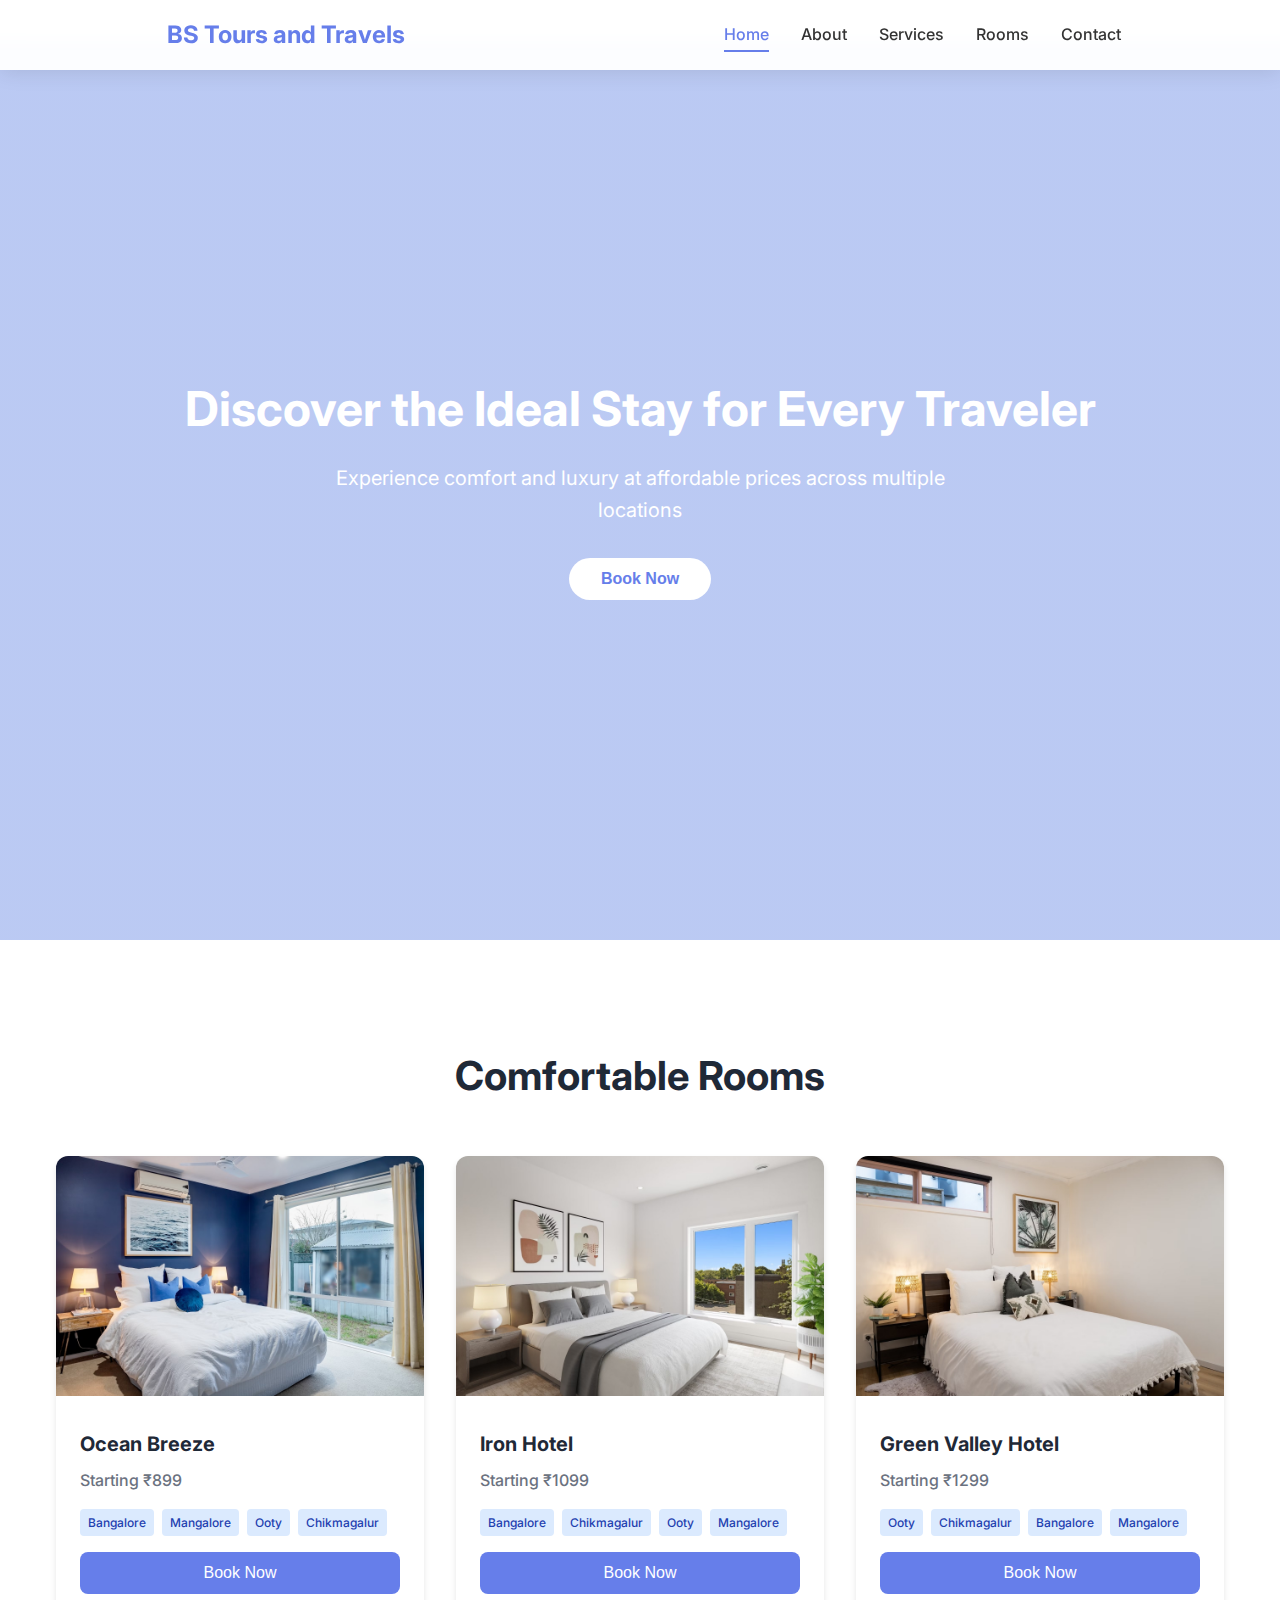
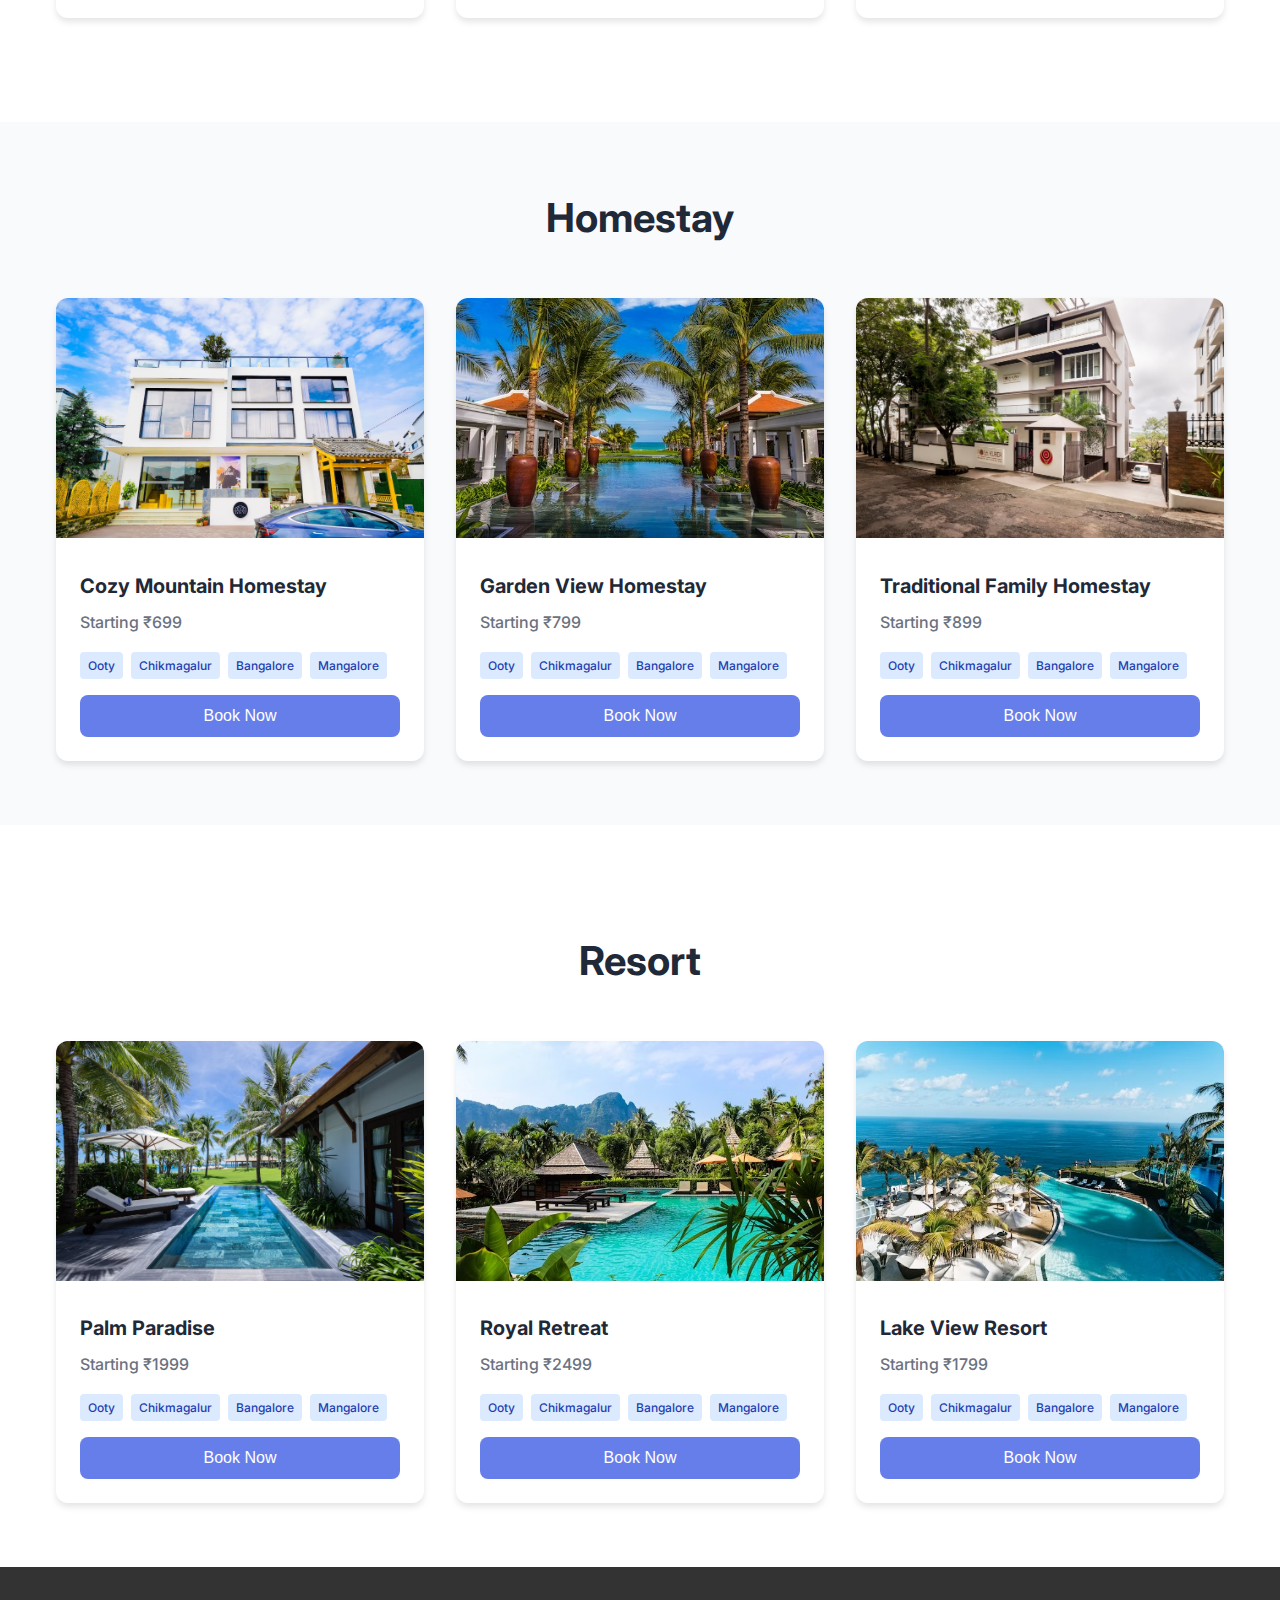
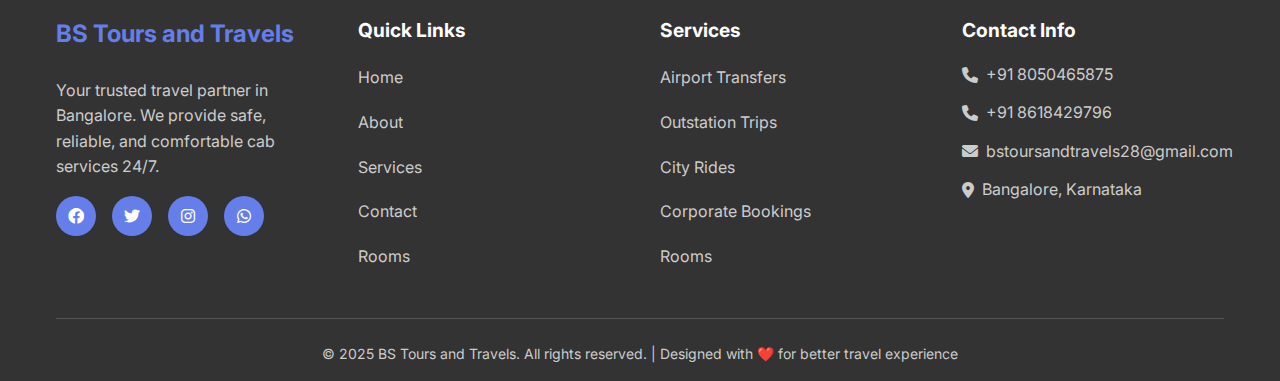
<file: rooms.html>
<!DOCTYPE html>
<html lang="en">
<head>
    <meta charset="UTF-8">
    <meta name="viewport" content="width=device-width, initial-scale=1.0">
    <meta name="description" content="BS Tours & Travels - Premium cab services in Bangalore. Airport transfers, outstation trips, and hourly city rides. Book now via call or WhatsApp.">
    <meta name="keywords" content="cab service, taxi, Bangalore, airport transfer, outstation travel, city rides, BS Tours, Travels">
    <meta name="author" content="BS Tours & Travels">
    <meta name="robots" content="index, follow">
    
    <!-- Open Graph Meta Tags -->
    <meta property="og:title" content="BS Tours And Travels - Premium Cab Services in Bangalore">
    <meta property="og:description" content="Experience comfort, safety, and punctuality with BS Tours and Travels. Airport transfers, outstation trips, and city rides.">
    <meta property="og:type" content="website">
    <meta property="og:url" content="https://bstours.com">
    <meta property="og:image" content="./assets/images/logo.png">
    
    <!-- Twitter Card Meta Tags -->
    <meta name="twitter:card" content="summary_large_image">
    <meta name="twitter:title" content="BS Tours And Travels - Premium Cab Services">
    <meta name="twitter:description" content="Premium cab services in Bangalore - Airport transfers, outstation trips, city rides">
    
    <title>BS Tours And Travels - Premium Cab Services in Bangalore</title>
    
    <!-- Preload Critical Resources -->
    <link rel="preload" href="https://fonts.googleapis.com/css2?family=Inter:wght@300;400;500;600;700&display=swap" as="style">
    <link rel="preload" href="./assets/css/style.css" as="style">
    
    <!-- Stylesheets -->
    <link rel="stylesheet" href="./assets/css/style.css">
    <link href="https://cdnjs.cloudflare.com/ajax/libs/font-awesome/6.0.0/css/all.min.css" rel="stylesheet">
    <link href="https://fonts.googleapis.com/css2?family=Inter:wght@300;400;500;600;700&display=swap" rel="stylesheet">
    
    <!-- Favicon -->
    <link rel="icon" type="image/x-icon" href="./assets/images/favicon.ico">
    <link rel="apple-touch-icon" sizes="180x180" href="./assets/images/apple-touch-icon.png">
    
    <!-- Structured Data -->
    <script type="application/ld+json">
    {
        "@context": "https://schema.org",
        "@type": "LocalBusiness",
        "name": "BS Tours & Travels",
        "description": "Premium cab services in Bangalore",
        "url": "https://bstours.com",
        "telephone": "+91-8050465875",
        "address": {
            "@type": "PostalAddress",
            "addressLocality": "Bangalore",
            "addressRegion": "Karnataka",
            "addressCountry": "IN"
        },
        "geo": {
            "@type": "GeoCoordinates",
            "latitude": "12.9716",
            "longitude": "77.5946"
        },
        "openingHours": "Mo-Su 00:00-23:59",
        "priceRange": "₹₹",
        "serviceArea": {
            "@type": "City",
            "name": "Bangalore"
        }
    }
    </script>
</head>
<body>
   
    <!-- Header Component -->
    <bs-header></bs-header>


    <section class="rhero-section">
        <div class="rcontainer">
            <div class="rhero-content">
                <h1 class="rhero-title">Discover the Ideal Stay for Every Traveler</h1>
                <p class="rhero-description">Experience comfort and luxury at affordable prices across multiple locations</p>
                <a href="#rooms">
                <button class="rcta-button">Book Now</button>
                </a>

            </div>
        </div>
    </section>

  <!-- Rooms Section -->
    <section id="rooms" class="rooms-section">
        <div class="container">
            <h2 class="section-title">Comfortable Rooms</h2>
            <div class="rooms-grid">
                <!-- Room Card 1 -->
                <div class="room-card">
                    <img src="./assets/images/roomone.png" alt="Ocean Breeze" class="room-image">
                    <div class="room-content">
                        <h3 class="room-title">Ocean Breeze</h3>
                        <p class="room-price">Starting ₹899</p>
                        <div class="location-tags">
                            <span class="location-tag">Bangalore</span>
                            <span class="location-tag">Mangalore</span>
                            <span class="location-tag">Ooty</span>
                            <span class="location-tag">Chikmagalur</span>
                        </div>
                        <button onclick="openBookingModal('Lemon Tree Hotel')" class="book-button">
                            Book Now
                        </button>
                    </div>
                </div>
                
                <!-- Room Card 2 -->
                <div class="room-card">
                    <img src="./assets/images/roomtwo.png" alt="Iron Hotel" class="room-image">
                    <div class="room-content">
                        <h3 class="room-title">Iron Hotel</h3>
                        <p class="room-price">Starting ₹1099</p>
                        <div class="location-tags">
                            <span class="location-tag">Bangalore</span>
                            <span class="location-tag">Chikmagalur</span>
                            <span class="location-tag">Ooty</span>
                            <span class="location-tag">Mangalore</span>
                        </div>
                        <button onclick="openBookingModal('Iron Hotel')" class="book-button">
                            Book Now
                        </button>
                    </div>
                </div>
                
                <!-- Room Card 3 -->
                <div class="room-card">
                    <img src="./assets/images/roomthree.png" alt="Green Valley Hotel" class="room-image">
                    <div class="room-content">
                        <h3 class="room-title">Green Valley Hotel</h3>
                        <p class="room-price">Starting ₹1299</p>
                        <div class="location-tags">
                            <span class="location-tag">Ooty</span>
                            <span class="location-tag">Chikmagalur</span>
                            <span class="location-tag">Bangalore</span>
                            <span class="location-tag">Mangalore</span>
                        </div>
                        <button onclick="openBookingModal('Green Valley Hotel')" class="book-button">
                            Book Now
                        </button>
                    </div>
                </div>
            </div>
        </div>
    </section>

    <!-- Homestay Section -->
    <section id="Homestay" class="Homestay-section">
        <div class="container">
            <h2 class="section-title">Homestay</h2>
            <div class="rooms-grid">
                <!-- Homestay Card 1 -->
                <div class="room-card">
                    <img src="./assets/images/homestayone.png" alt="Cozy Mountain Homestay" class="room-image">
                    <div class="room-content">
                        <h3 class="room-title">Cozy Mountain Homestay</h3>
                        <p class="room-price">Starting ₹699</p>
                        <div class="location-tags">
                            <span class="location-tag">Ooty</span>
                            <span class="location-tag">Chikmagalur</span>
                            <span class="location-tag">Bangalore</span>
                            <span class="location-tag">Mangalore</span>
                        </div>
                        <button onclick="openBookingModal('Cozy Mountain Homestay')" class="book-button">
                            Book Now
                        </button>
                    </div>
                </div>
                
                <!-- Homestay Card 2 -->
                <div class="room-card">
                    <img src="./assets/images/homestaytwo.png" alt="Garden View Homestay" class="room-image">
                    <div class="room-content">
                        <h3 class="room-title">Garden View Homestay</h3>
                        <p class="room-price">Starting ₹799</p>
                        <div class="location-tags">
                            <span class="location-tag">Ooty</span>
                            <span class="location-tag">Chikmagalur</span>
                            <span class="location-tag">Bangalore</span>
                            <span class="location-tag">Mangalore</span>
                        </div>
                        <button onclick="openBookingModal('Garden View Homestay')" class="book-button">
                            Book Now
                        </button>
                    </div>
                </div>
                
                <!-- Homestay Card 3 -->
                <div class="room-card">
                    <img src="./assets/images/homestaythree.png" alt="Traditional Family Homestay" class="room-image">
                    <div class="room-content">
                        <h3 class="room-title">Traditional Family Homestay</h3>
                        <p class="room-price">Starting ₹899</p>
                        <div class="location-tags">
                            <span class="location-tag">Ooty</span>
                            <span class="location-tag">Chikmagalur</span>
                            <span class="location-tag">Bangalore</span>
                            <span class="location-tag">Mangalore</span>
                        </div>
                        <button onclick="openBookingModal('Traditional Family Homestay')" class="book-button">
                            Book Now
                        </button>
                    </div>
                </div>
            </div>
        </div>
    </section>

    <!-- Resort Section -->
    <section id="reresort" class="reresort-section">
        <div class="recontainer">
            <h2 class="resection-title">Resort</h2>
            <div class="reresort-grid">
                <!-- Resort Card 1 -->
                <div class="reresort-card">
                    <img src="./assets/images/resortone.png" 
                         alt="Palm Paradise" 
                         class="reresort-image">
                    <div class="recard-content">
                        <h3 class="reresort-name">Palm Paradise</h3>
                        <p class="reresort-price">Starting ₹1999</p>
                        <div class="relocation-tags">
                            <span class="location-tag">Ooty</span>
                            <span class="location-tag">Chikmagalur</span>
                            <span class="location-tag">Bangalore</span>
                            <span class="location-tag">Mangalore</span>
                        </div>
                        <button onclick="openBookingModal('Palm Paradise')" class="book-button">
                            Book Now
                        </button>
                    </div>
                </div>

                <!-- Resort Card 2 -->
                <div class="reresort-card">
                    <img src="./assets/images/resorttwo.png" 
                         alt="Royal Retreat" 
                         class="reresort-image">
                    <div class="recard-content">
                        <h3 class="reresort-name">Royal Retreat</h3>
                        <p class="reresort-price">Starting ₹2499</p>
                        <div class="relocation-tags">
                            <span class="location-tag">Ooty</span>
                            <span class="location-tag">Chikmagalur</span>
                            <span class="location-tag">Bangalore</span>
                            <span class="location-tag">Mangalore</span>
                        </div>
                        <button onclick="openBookingModal('Royal Retreat')" class="book-button">
                            Book Now
                        </button>
                    </div>
                </div>

                <!-- Resort Card 3 -->
                <div class="reresort-card">
                    <img src="./assets/images/resortthree.png" 
                         alt="Lake View Resort" 
                         class="reresort-image">
                    <div class="recard-content">
                        <h3 class="reresort-name">Lake View Resort</h3>
                        <p class="reresort-price">Starting ₹1799</p>
                        <div class="relocation-tags">
                            <span class="location-tag">Ooty</span>
                            <span class="location-tag">Chikmagalur</span>
                            <span class="location-tag">Bangalore</span>
                            <span class="location-tag">Mangalore</span>
                        </div>
                        <button onclick="openBookingModal('Lake View Resort')" class="book-button">
                            Book Now
                        </button>
                    </div>
                </div>
            </div>
        </div>
    </section>

    <!-- Booking Modal -->
    <div id="bookingModal" class="booking-modal hidden">
        <div class="modal-content">
            <span class="close" onclick="closeBookingModal()">&times;</span>
            <h2>Book Room</h2>
            <form id="bookingForm">
                <input type="hidden" id="hotelName">
                
                <label>Location:</label>
                <select id="location" required>
                    <option value="">Select Location</option>
                    <option value="Bangalore">Bangalore</option>
                    <option value="Mangalore">Mangalore</option>
                    <option value="Ooty">Ooty</option>
                    <option value="Chikmagalur">Chikmagalur</option>
                </select>

                <label>Members:</label>
                <input type="number" id="members" min="1" placeholder="Enter number of guests" required>

                <label>Check-In:</label>
                <input type="date" id="checkin" required>

                <label>Check-Out:</label>
                <input type="date" id="checkout" required>

                <button type="button" onclick="sendWhatsApp()">
                    <i class="fab fa-whatsapp"></i> Book on WhatsApp
                </button>
            </form>
        </div>
    </div>

    
    
    
    
    
    
    <!-- Footer Component -->
    <special-footer></special-footer>


 <!-- Scripts -->
    <script src="./assets/js/script.js"></script>
    
   



</body>
</html>
</file>
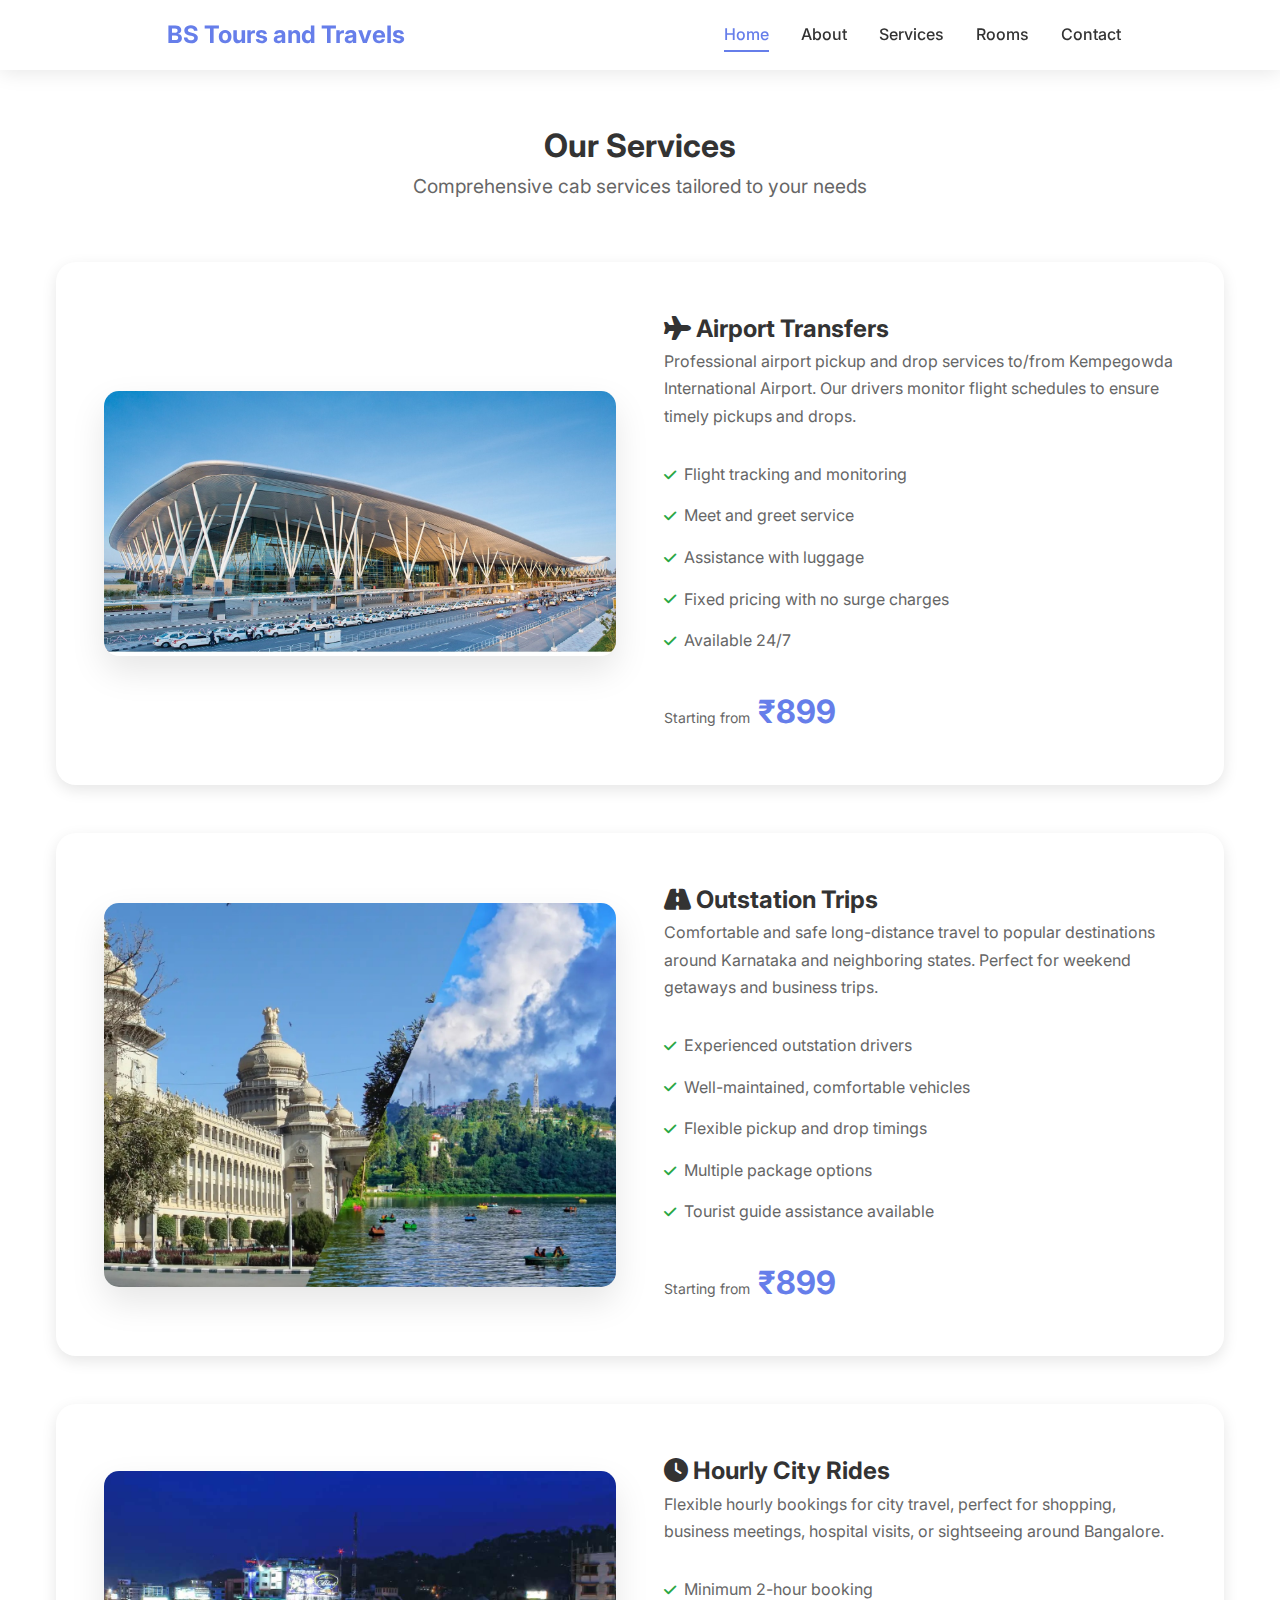
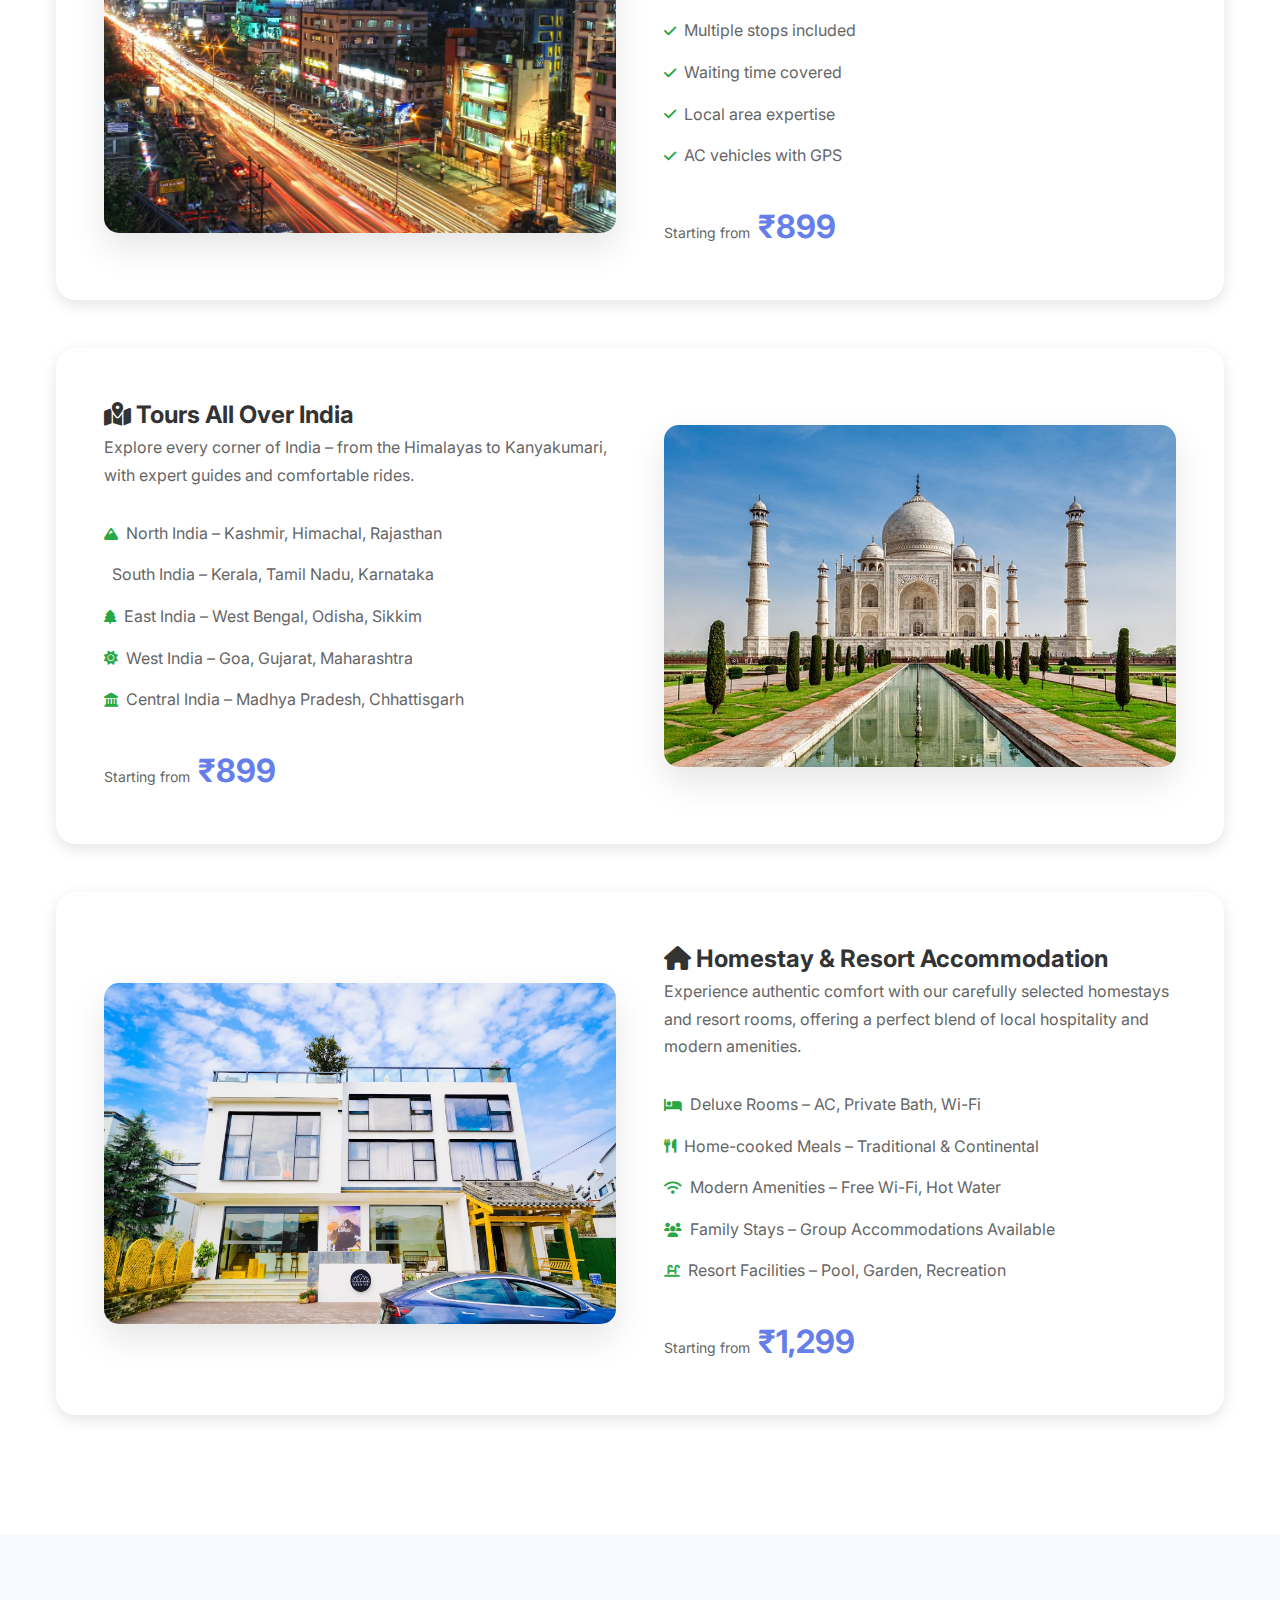
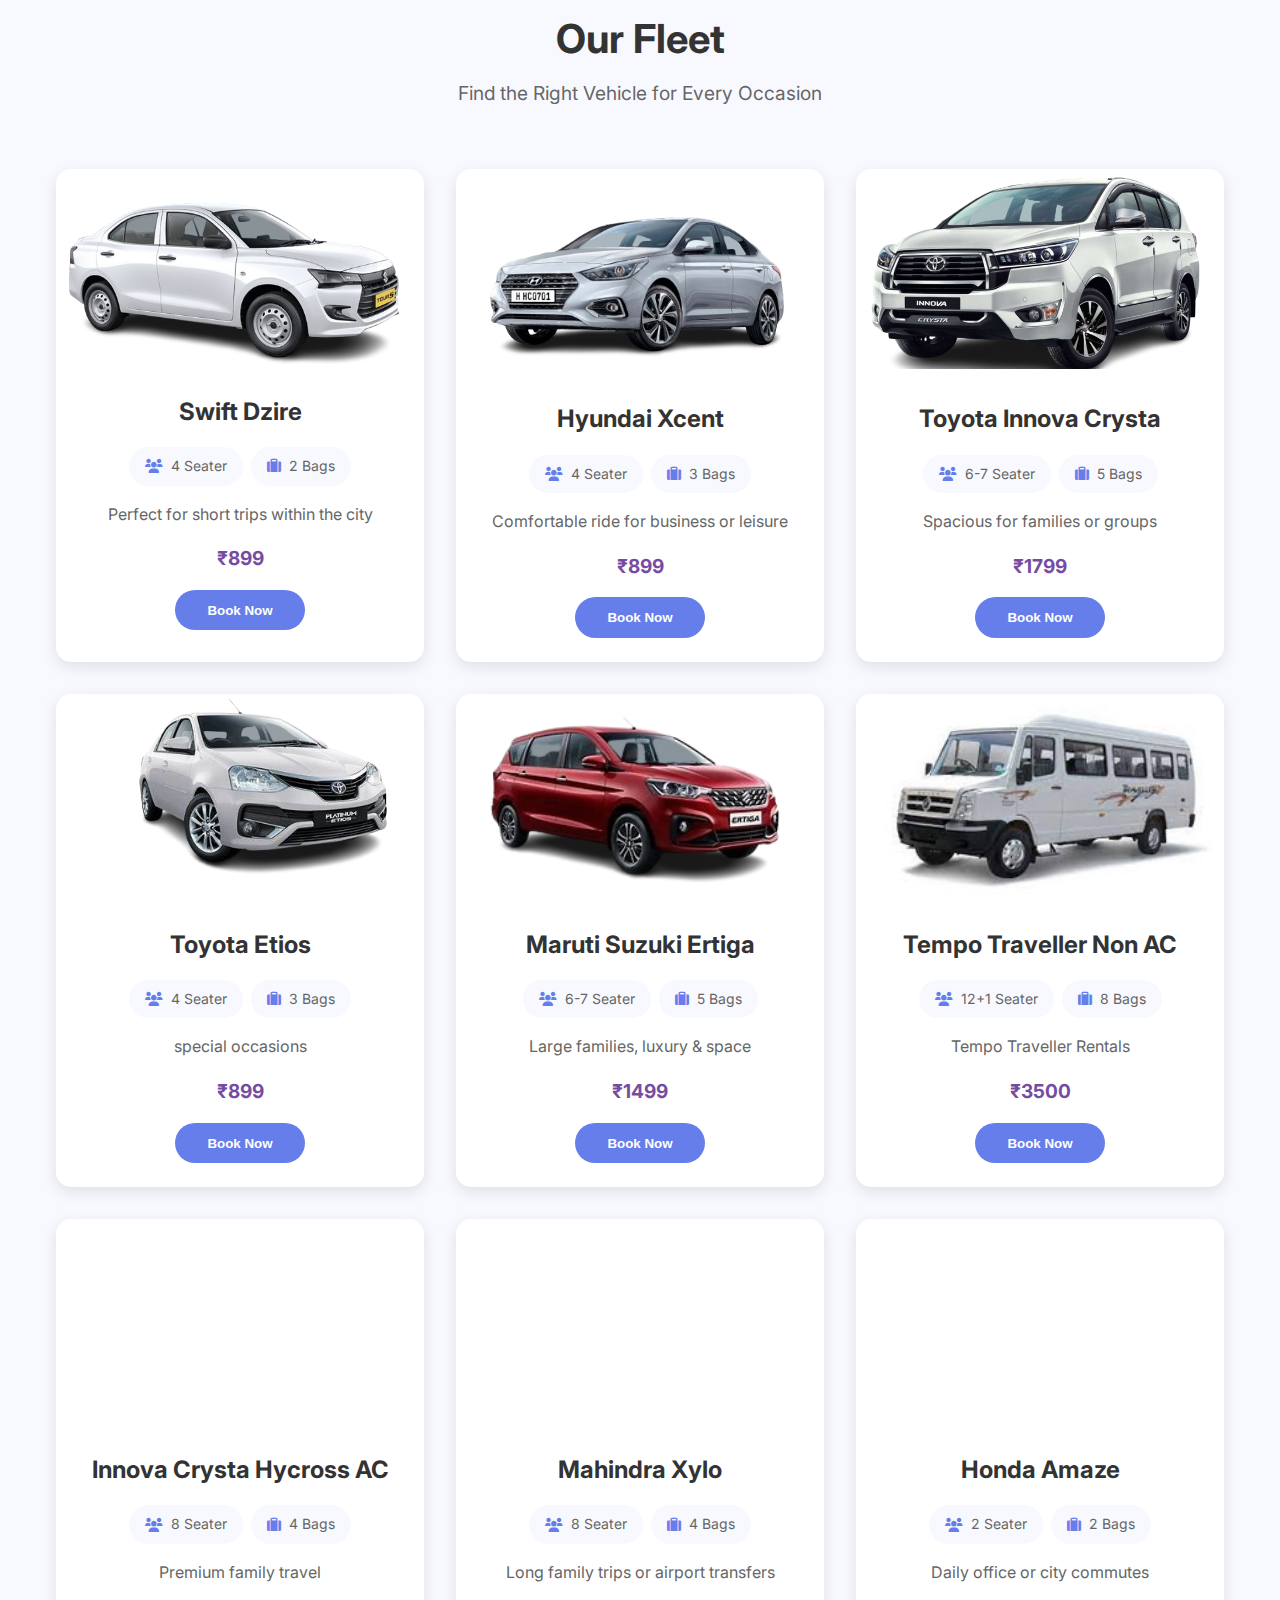
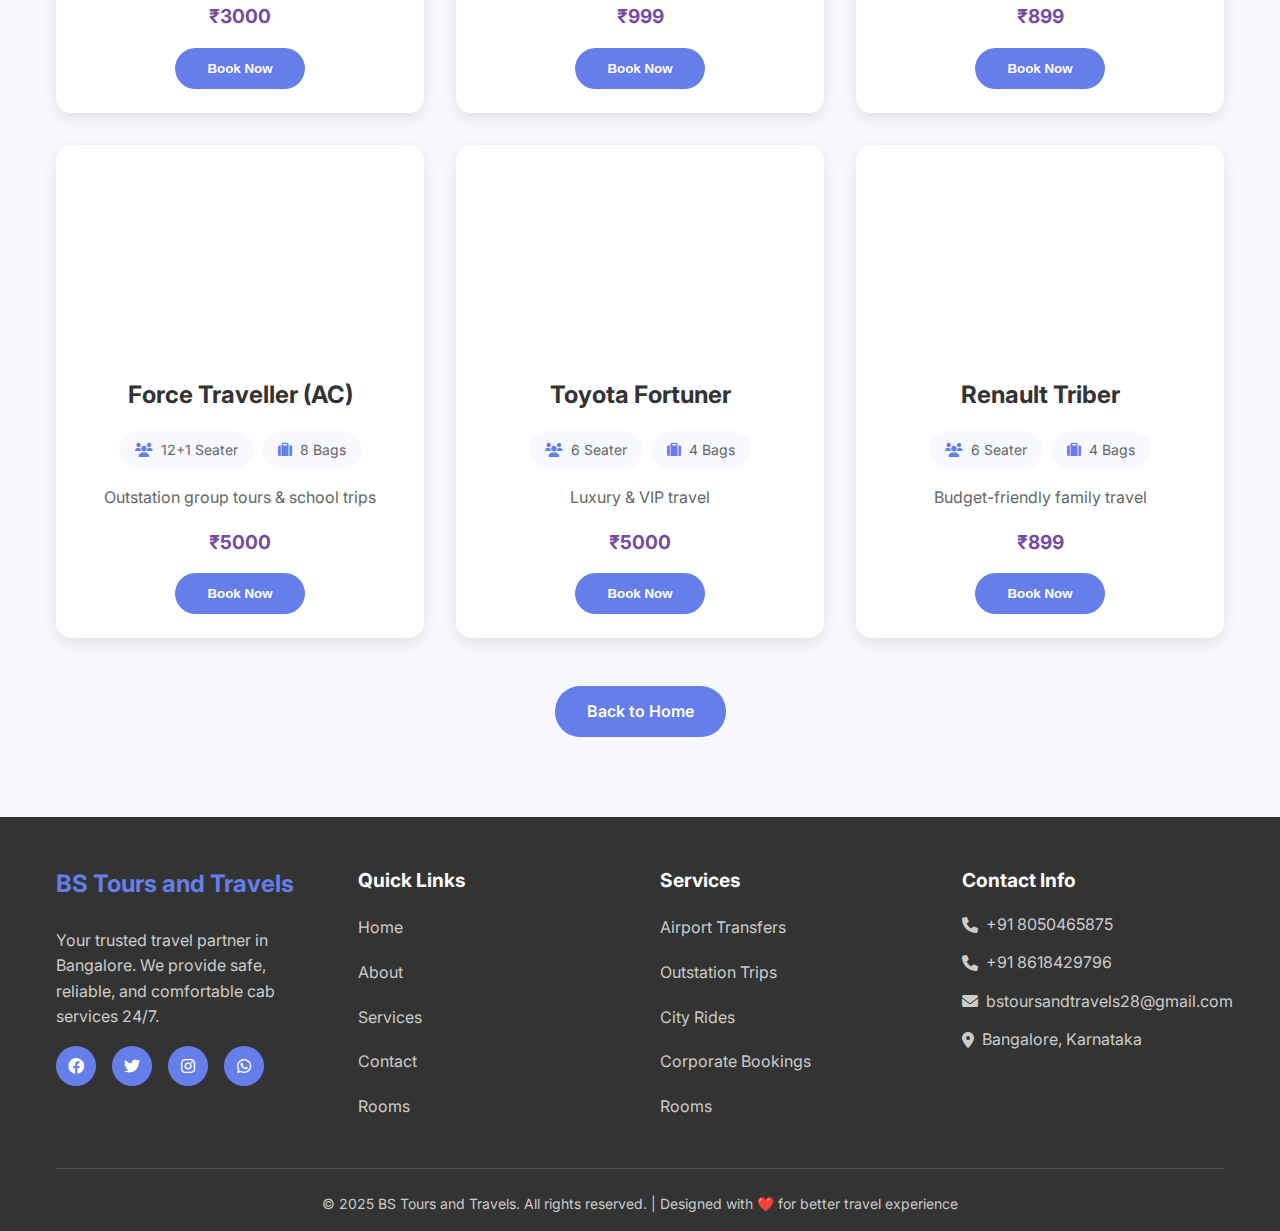
<file: service.html>
<!DOCTYPE html>
<html lang="en">
<head>
    <meta charset="UTF-8">
    <meta name="viewport" content="width=device-width, initial-scale=1.0">
    <meta name="description" content="BS Tours & Travels - Premium cab services in Bangalore. Airport transfers, outstation trips, hourly city rides, and tours all over India. Book now via call or WhatsApp.">
    <meta name="keywords" content="cab service, taxi, Bangalore, airport transfer, outstation travel, city rides, tours India">
    <title>Services - BS Tours And Travels | Premium Cab Services in Bangalore</title>
    <link rel="stylesheet" href="./assets/css/style.css">
    <link href="https://cdnjs.cloudflare.com/ajax/libs/font-awesome/6.0.0/css/all.min.css" rel="stylesheet">
    <link href="https://fonts.googleapis.com/css2?family=Inter:wght@300;400;500;600;700&display=swap" rel="stylesheet">
</head>
<body>
    
    <!-- Header will be loaded by custom element or JavaScript -->
    <bs-header></bs-header>

    <!-- Main Content -->
    <main>
        <!-- Services Section -->
        <section id="services" class="services">
            <div class="container">
                <div class="section-header">
                    <h1>Our Services</h1>
                    <p>Comprehensive cab services tailored to your needs</p>
                </div>
                <div class="services-detailed">
                    <article class="service-item">
                        <div class="service-image">
                            <img src="./assets/images/serviceone.jpg" 
                                 alt="Airport transfer service showing modern airport terminal" 
                                 loading="lazy"
                                 width="1900" 
                                 height="1069">
                        </div>
                        <div class="service-content">
                            <h2><i class="fas fa-plane" aria-hidden="true"></i> Airport Transfers</h2>
                            <p>Professional airport pickup and drop services to/from Kempegowda International Airport. Our drivers monitor flight schedules to ensure timely pickups and drops.</p>
                            <ul class="service-list">
                                <li><i class="fas fa-check" aria-hidden="true"></i> Flight tracking and monitoring</li>
                                <li><i class="fas fa-check" aria-hidden="true"></i> Meet and greet service</li>
                                <li><i class="fas fa-check" aria-hidden="true"></i> Assistance with luggage</li>
                                <li><i class="fas fa-check" aria-hidden="true"></i> Fixed pricing with no surge charges</li>
                                <li><i class="fas fa-check" aria-hidden="true"></i> Available 24/7</li>
                            </ul>
                            <div class="service-price">
                                <span class="price-label">Starting from</span>
                                <span class="price">₹899</span>
                            </div>
                        </div>
                    </article>

                    <article class="service-item">
                        <div class="service-content">
                            <h2><i class="fas fa-road" aria-hidden="true"></i> Outstation Trips</h2>
                            <p>Comfortable and safe long-distance travel to popular destinations around Karnataka and neighboring states. Perfect for weekend getaways and business trips.</p>
                            <ul class="service-list">
                                <li><i class="fas fa-check" aria-hidden="true"></i> Experienced outstation drivers</li>
                                <li><i class="fas fa-check" aria-hidden="true"></i> Well-maintained, comfortable vehicles</li>
                                <li><i class="fas fa-check" aria-hidden="true"></i> Flexible pickup and drop timings</li>
                                <li><i class="fas fa-check" aria-hidden="true"></i> Multiple package options</li>
                                <li><i class="fas fa-check" aria-hidden="true"></i> Tourist guide assistance available</li>
                            </ul>
                            <div class="service-price">
                                <span class="price-label">Starting from</span>
                                <span class="price">₹899</span>
                            </div>
                        </div>
                        <div class="service-image">
                            <img src="./assets/images/servicetwo.png" 
                                 alt="Outstation travel showing scenic mountain route" 
                                 loading="lazy"
                                 width="800" 
                                 height="533">
                        </div>
                    </article>

                    <article class="service-item">
                        <div class="service-image">
                            <img src="./assets/images/servicethree.jpg" 
                                 alt="City rides showing Bangalore cityscape at night" 
                                 loading="lazy"
                                 width="1021" 
                                 height="682">
                        </div>
                        <div class="service-content">
                            <h2><i class="fas fa-clock" aria-hidden="true"></i> Hourly City Rides</h2>
                            <p>Flexible hourly bookings for city travel, perfect for shopping, business meetings, hospital visits, or sightseeing around Bangalore.</p>
                            <ul class="service-list">
                                <li><i class="fas fa-check" aria-hidden="true"></i> Minimum 2-hour booking</li>
                                <li><i class="fas fa-check" aria-hidden="true"></i> Multiple stops included</li>
                                <li><i class="fas fa-check" aria-hidden="true"></i> Waiting time covered</li>
                                <li><i class="fas fa-check" aria-hidden="true"></i> Local area expertise</li>
                                <li><i class="fas fa-check" aria-hidden="true"></i> AC vehicles with GPS</li>
                            </ul>
                            <div class="service-price">
                                <span class="price-label">Starting from</span>
                                <span class="price">₹899</span>
                            </div>
                        </div>
                    </article>

                    <article class="service-item">
                        <div class="service-image">
                            <img src="./assets/images/serviceforure.jpg" 
                                 alt="Tours all over India featuring the iconic Taj Mahal" 
                                 loading="lazy"
                                 width="800" 
                                 height="533">
                        </div>
                        <div class="service-content">
                            <h2><i class="fas fa-map-marked-alt" aria-hidden="true"></i> Tours All Over India</h2>
                            <p>Explore every corner of India – from the Himalayas to Kanyakumari, with expert guides and comfortable rides.</p>
                            <ul class="service-list">
                                <li><i class="fas fa-mountain" aria-hidden="true"></i> North India – Kashmir, Himachal, Rajasthan</li>
                                <li><i class="fas fa-palm-tree" aria-hidden="true"></i> South India – Kerala, Tamil Nadu, Karnataka</li>
                                <li><i class="fas fa-tree" aria-hidden="true"></i> East India – West Bengal, Odisha, Sikkim</li>
                                <li><i class="fas fa-sun" aria-hidden="true"></i> West India – Goa, Gujarat, Maharashtra</li>
                                <li><i class="fas fa-landmark" aria-hidden="true"></i> Central India – Madhya Pradesh, Chhattisgarh</li>
                            </ul>
                            <div class="service-price">
                                <span class="price-label">Starting from</span>
                                <span class="price">₹899</span>
                            </div>
                        </div>
                    </article>

                    <article class="service-item">
    <div class="service-image">
        <img src="./assets/images/serviceroom.png" 
             alt="Comfortable homestay rooms and resort facilities" 
             loading="lazy"
             width="800" 
             height="533">
    </div>
    <div class="service-content">
        <h2><i class="fas fa-home" aria-hidden="true"></i> Homestay & Resort Accommodation</h2>
        <p>Experience authentic comfort with our carefully selected homestays and resort rooms, offering a perfect blend of local hospitality and modern amenities.</p>
        <ul class="service-list">
            <li><i class="fas fa-bed" aria-hidden="true"></i> Deluxe Rooms – AC, Private Bath, Wi-Fi</li>
            <li><i class="fas fa-utensils" aria-hidden="true"></i> Home-cooked Meals – Traditional & Continental</li>
            <li><i class="fas fa-wifi" aria-hidden="true"></i> Modern Amenities – Free Wi-Fi, Hot Water</li>
            <li><i class="fas fa-users" aria-hidden="true"></i> Family Stays – Group Accommodations Available</li>
            <li><i class="fas fa-swimming-pool" aria-hidden="true"></i> Resort Facilities – Pool, Garden, Recreation</li>
        </ul>
        <div class="service-price">
            <span class="price-label">Starting from</span>
            <span class="price">₹1,299</span>
        </div>
    </div>
</article>
                </div>
            </div>
        </section>

        <!-- Fleet Section -->
        <section id="fleet" class="fleet">
            <div class="container">
                <div class="section-header">
                    <h2>Our Fleet</h2>
                    <p>Find the Right Vehicle for Every Occasion</p>
                </div>
                <div class="fleet-grid">
                    <!-- Economy Cars -->
                    <div class="vehicle-card">
                        <div class="vehicle-img">
                            <img src="./assets/images/SwiftDzire.png" 
                                 alt="Swift Dzire - Economy sedan perfect for city travel" 
                                 class="vehicle-img"
                                 loading="lazy"
                                 width="300" 
                                 height="200">
                        </div>
                        <div class="vehicle-info">
                            <h3>Swift Dzire</h3>
                            <div class="vehicle-specs">
                                <span><i class="fas fa-users" aria-hidden="true"></i> 4 Seater</span>
                                <span><i class="fas fa-suitcase" aria-hidden="true"></i> 2 Bags</span>
                            </div>
                            <p>Perfect for short trips within the city</p>
                            <div class="vehicle-price">₹899</div>
                           <button onclick="document.getElementById('popup-swift-multi').style.display='block'" class="fbtn">Book Now</button>
                        </div>
                    </div>
                    
                    <div class="vehicle-card">
                        <img src="./assets/images/Accent.png" 
                             alt="Hyundai xccent - Comfortable sedan for business trips" 
                             class="vehicle-img"
                             loading="lazy"
                             width="300" 
                             height="200">
                        <div class="vehicle-info">
                            <h3>Hyundai Xcent</h3>
                            <div class="vehicle-specs">
                                <span><i class="fas fa-users" aria-hidden="true"></i> 4 Seater</span>
                                <span><i class="fas fa-suitcase" aria-hidden="true"></i> 3 Bags</span>
                            </div>
                            <p>Comfortable ride for business or leisure</p>
                            <div class="vehicle-price">₹899</div>
                             <button onclick="document.getElementById('popup-Xcent').style.display='block'" class="fbtn">Book Now</button>  

                        </div>
                    </div>

                    <div class="vehicle-card">
                        <img src="./assets/images/Innovacrysta.png" 
                             alt="Toyota Innova Crysta - Spacious SUV for families" 
                             class="vehicle-img"
                             loading="lazy"
                             width="300" 
                             height="200">
                        <div class="vehicle-info">
                            <h3>Toyota Innova Crysta</h3>
                            <div class="vehicle-specs">
                                <span><i class="fas fa-users" aria-hidden="true"></i> 6-7 Seater</span>
                                <span><i class="fas fa-suitcase" aria-hidden="true"></i> 5 Bags</span>
                            </div>
                            <p>Spacious for families or groups</p>
                            <div class="vehicle-price">₹1799</div>
                             <button onclick="document.getElementById('popup-Innova-Crysta').style.display='block'" class="fbtn">Book Now</button>  
                        </div>
                    </div>

                    <!-- Premium Cars -->
                    <div class="vehicle-card">
                        <img src="./assets/images/etios.png" 
                             alt="etios - Premium sedan for special occasions" 
                             class="vehicle-img"
                             loading="lazy"
                             width="300" 
                             height="200">
                        <div class="vehicle-info">
                            <h3>Toyota Etios</h3>
                            <div class="vehicle-specs">
                                <span><i class="fas fa-users" aria-hidden="true"></i> 4 Seater</span>
                                <span><i class="fas fa-suitcase" aria-hidden="true"></i> 3 Bags</span>
                            </div>
                            <p>  special occasions</p>
                            <div class="vehicle-price">₹899</div>
                             <button onclick="document.getElementById('popup-etios').style.display='block'" class="fbtn">Book Now</button>  
                        </div>
                    </div>

                    <div class="vehicle-card">
                        <img src="./assets/images/SuzukiErtiga.png" 
                             alt="Maruti Suzuki Ertiga - 7-seater MPV for large families" 
                             class="vehicle-img"
                             loading="lazy"
                             width="300" 
                             height="200">
                        <div class="vehicle-info">
                            <h3>Maruti Suzuki Ertiga</h3>
                            <div class="vehicle-specs">
                                <span><i class="fas fa-users" aria-hidden="true"></i> 6-7 Seater</span>
                                <span><i class="fas fa-suitcase" aria-hidden="true"></i> 5 Bags</span>
                            </div>
                            <p>Large families, luxury & space</p>
                            <div class="vehicle-price">₹1499 </div>
                             <button onclick="document.getElementById('popup-ertiga').style.display='block'" class="fbtn">Book Now</button>  
                        </div>
                    </div>

                    <div class="vehicle-card">
                        <img src="./assets/images/TempoTravellerNonAC.jpg" 
                             alt="/TempoTravellerNonAC - 7-seater MPV for large families" 
                             class="vehicle-img"
                             loading="lazy"
                             width="300" 
                             height="200">
                        <div class="vehicle-info">
                            <h3>Tempo Traveller Non AC</h3>
                            <div class="vehicle-specs">
                                <span><i class="fas fa-users" aria-hidden="true"></i> 12+1 Seater</span>
                                <span><i class="fas fa-suitcase" aria-hidden="true"></i> 8 Bags</span>
                            </div>
                            <p>Tempo Traveller Rentals</p>
                            <div class="vehicle-price">₹3500</div>
                             <button onclick="document.getElementById('popup-tempo').style.display='block'" class="fbtn">Book Now</button>  
                        </div>
                    </div>

                    <!-- Group Transport -->
                    <div class="vehicle-card">
                       <img src="./assets/images/hycross.jpg" 
                             alt="hycross - 7-seater MPV for large families" 
                             class="vehicle-img"
                             loading="lazy"
                             width="300" 
                             height="200">
                        <div class="vehicle-info">
                            <h3>Innova Crysta Hycross AC</h3>
                            <div class="vehicle-specs">
                                <span><i class="fas fa-users" aria-hidden="true"></i> 8 Seater</span>
                                <span><i class="fas fa-suitcase" aria-hidden="true"></i> 4 Bags</span>
                            </div>
                            <p>Premium family travel </p>
                            <div class="vehicle-price">₹3000</div>
                             <button onclick="document.getElementById('popup-Hycross').style.display='block'" class="fbtn">Book Now</button>  
                        </div>
                    </div>

                    <div class="vehicle-card">
                        <img src="./assets/images/MahindraXylo.png" 
                             alt="MahindraXylo - 7-seater MPV for large families" 
                             class="vehicle-img"
                             loading="lazy"
                             width="300" 
                             height="200">
                        <div class="vehicle-info">
                            <h3>Mahindra Xylo</h3>
                            <div class="vehicle-specs">
                                <span><i class="fas fa-users" aria-hidden="true"></i> 8 Seater</span>
                                <span><i class="fas fa-suitcase" aria-hidden="true"></i> 4 Bags</span>
                            </div>
                            <p> Long family trips or airport transfers</p>
                            <div class="vehicle-price">₹999</div>
                             <button onclick="document.getElementById('popup-xylo').style.display='block'" class="fbtn">Book Now</button>  
                        </div>
                    </div>

                    <div class="vehicle-card">
                        <img src="./assets/images/a.png" 
                             alt="Amaze - 7-seater MPV for large families" 
                             class="vehicle-img"
                             loading="lazy"
                             width="300" 
                             height="200">
                        <div class="vehicle-info">
                            <h3>Honda Amaze</h3>
                            <div class="vehicle-specs">
                                <span><i class="fas fa-users" aria-hidden="true"></i> 2 Seater</span>
                                <span><i class="fas fa-suitcase" aria-hidden="true"></i> 2 Bags </span>
                            </div>
                            <p> Daily office or city commutes</p>
                            <div class="vehicle-price">₹899</div>
                             <button onclick="document.getElementById('popup-amze').style.display='block'" class="fbtn">Book Now</button>  
                        </div>
                    </div>

                    <!-- Eco-Friendly Options -->
                    <div class="vehicle-card">
                         <img src="./assets/images/ForceTraveller.png" 
                             alt="ForceTraveller - 12-seater MPV for large families" 
                             class="vehicle-img"
                             loading="lazy"
                             width="300" 
                             height="200">
                        <div class="vehicle-info">
                            <h3>Force Traveller (AC)</h3>
                            <div class="vehicle-specs">
                                <span><i class="fas fa-users" aria-hidden="true"></i> 12+1 Seater</span>
                                <span><i class="fas fa-suitcase" aria-hidden="true"></i> 8 Bags</span>
                            </div>
                            <p>Outstation group tours & school trips</p>
                            <div class="vehicle-price">₹5000</div>
                             <button onclick="document.getElementById('popup-Force').style.display='block'" class="fbtn">Book Now</button>  
                        </div>
                    </div>

                    <div class="vehicle-card">
                         <img src="./assets/images/ToyotaFortuner.png" 
                             alt="Toyota Fortuner - 7-seater MPV for large families" 
                             class="vehicle-img"
                             loading="lazy"
                             width="300" 
                             height="200">
                        <div class="vehicle-info">
                            <h3>Toyota Fortuner</h3>
                            <div class="vehicle-specs">
                                <span><i class="fas fa-users" aria-hidden="true"></i> 6 Seater</span>
                                <span><i class="fas fa-suitcase" aria-hidden="true"></i> 4 Bags</span>
                            </div>
                            <p>Luxury & VIP travel</p>
                            <div class="vehicle-price">₹5000</div>
                             <button onclick="document.getElementById('popup-fortuner').style.display='block'" class="fbtn">Book Now</button>  
                        </div>
                    </div>

                    <div class="vehicle-card">
                        <img src="./assets/images/RenaultTriber.png" 
                             alt="RenaultTriber - 7-seater MPV for large families" 
                             class="vehicle-img"
                             loading="lazy"
                             width="300" 
                             height="200">
                        <div class="vehicle-info">
                            <h3>Renault Triber</h3>
                            <div class="vehicle-specs">
                                <span><i class="fas fa-users" aria-hidden="true"></i> 6 Seater</span>
                                <span><i class="fas fa-suitcase" aria-hidden="true"></i> 4 Bags</span>
                            </div>
                            <p>Budget-friendly family travel</p>
                            <div class="vehicle-price">₹899</div>
                             <button onclick="document.getElementById('popup-Triber').style.display='block'" class="fbtn">Book Now</button>  
                        </div>
                    </div>
                </div>

                <div class="view-all-container">
                    <a href="index.html" class="fbtn btn-large">
                        Back to Home 
                    </a>
                </div>
            </div>
        </section>


         <!-- POPUP with multiple owners -->
<div id="popup-swift-multi" class="popup">
  <div class="popup-content">
    <span class="close" onclick="document.getElementById('popup-swift-multi').style.display='none'">&times;</span>
    <h3>Select Cab Driver</h3>

    <!-- Driver 1 -->
    <div class="owner-box">
      <p><strong>Name:</strong> Syed Mohammad Arshad Ali</p>
       <p><strong>Cab #:</strong> KA21C8676</p>
      <p><strong>Vehicle:</strong> Swift Dzire CNG </p>
      <p><strong>Color:</strong> White</p>
      <a href="https://wa.me/918050465875?text=Hi%20Syed Mohammad Arshad Ali%2C%20I%20want%20to%20book%20your%20Swift%20Dzire CNG%20%20( KA21C8676)." 
         target="_blank" 
         class="whatsapp-book-btn">
         Book on WhatsApp
      </a>
    </div>

    <hr>

    <!-- Driver 2 -->
    <div class="owner-box">
      <p><strong>Name:</strong> Ashweer </p>
       <p><strong>Cab #:</strong> KA19AE8126 </p>
      <p><strong>Vehicle:</strong> Swift Dzire </p>
      <p><strong>Color:</strong> Silver</p>
      <a href="https://wa.me/918050465875?text=Hi%20Ashweer%2C%20I%20want%20to%20book%20your%20Swift%20Dzire%20(KA19AE8126)." 
         target="_blank" 
         class="whatsapp-book-btn">
        Book on WhatsApp
      </a>
    </div>


     <hr>

     <!-- Driver 3 -->
    <div class="owner-box">
      <p><strong>Name:</strong> MD NIZAMMUDDIN  </p>
       <p><strong>Cab #:</strong> KA02AG9328 </p>
      <p><strong>Vehicle:</strong> Swift Dzire </p>
      <p><strong>Color:</strong> Silver</p>
      <a href="https://wa.me/918050465875?text=Hi%20MD NIZAMMUDDIN %2C%20I%20want%20to%20book%20your%20Swift%20Dzire%20(KA02AG9328)." 
         target="_blank" 
         class="whatsapp-book-btn">
        Book on WhatsApp
      </a>
    </div>

    <!-- Driver 4 -->
    <div class="owner-box">
      <p><strong>Name:</strong>   Siddik </p>
      <p><strong>Cab #:</strong> KA04AA6642 </p>
      <p><strong>Vehicle:</strong> Swift Dzire </p>
      <p><strong>Color:</strong> Silver</p>
      <a href="https://wa.me/918050465875?text=Hi%20%2C%20I%20want%20to%20book%20your%20Swift%20Dzire%20(KA02AG9328)." 
         target="_blank" 
         class="whatsapp-book-btn">
        Book on WhatsApp
      </a>
    </div>


     <!-- Driver 5 -->
    <div class="owner-box">
      <p><strong>Name:</strong> MAHAMMAD SHAHID </p>
      <p><strong>Cab #:</strong> KA02AE5424 </p>
      <p><strong>Vehicle:</strong> Swift Dzire </p>
      <p><strong>Color:</strong> Silver</p>
      <a href="https://wa.me/918050465875?text=Hi%20%2C%20I%20want%20to%20book%20your%20Swift%20Dzire%20(KA02AE5424)." 
         target="_blank" 
         class="whatsapp-book-btn">
        Book on WhatsApp
      </a>
    </div>







  </div>
</div>  


      
      <!-- POPUP with multiple owners -->
<div id="popup-Xcent" class="popup">
  <div class="popup-content">
    <span class="close" onclick="document.getElementById('popup-Xcent').style.display='none'">&times;</span>
    <h3>Select Cab Driver</h3>

    <!-- Driver 1 -->
    <div class="owner-box">
      <p><strong>Name:</strong>Mohammed soufar</p>
      <p><strong>Cab #:</strong> KA20AA2403</p>
      <p><strong>Vehicle:</strong> Hyundai xcent</p>
      <p><strong>Color:</strong> White</p>
      <a href="https://wa.me/918050465875?text=Hi%20Mohammed soufar%2C%20I%20want%20to%20book%20your%20Hyundai%20xcent%20%20(KA20AA2403)." 
         target="_blank" 
         class="whatsapp-book-btn">
         Book on WhatsApp
      </a>
    </div>

    <hr>

  </div>
</div> 




    
        <!-- POPUP with multiple owners -->
<div id="popup-Innova-Crysta" class="popup">
  <div class="popup-content">
    <span class="close" onclick="document.getElementById('popup-Innova-Crysta').style.display='none'">&times;</span>
    <h3>Select Cab Driver</h3>

    <!-- Driver 1 -->
    <div class="owner-box">
      <p><strong>Name:</strong>Mohammed soufar</p>
       <p><strong>Cab #:</strong> KA20AA2403</p>
      <p><strong>Vehicle:</strong> Innova Crysta</p>
      <p><strong>Color:</strong> White</p>
      <a href="https://wa.me/918050465875?text=Hi%20Mohammed soufar%2C%20I%20want%20to%20book%20your%20Innova %20Crysta%20%20(KA20AA2403)." 
         target="_blank" 
         class="whatsapp-book-btn">
         Book on WhatsApp
      </a>
    </div>

    <hr>

  </div>
</div>
    
        <!-- POPUP with multiple owners -->
<div id="popup-etios" class="popup">
  <div class="popup-content">
    <span class="close" onclick="document.getElementById('popup-etios').style.display='none'">&times;</span>
    <h3>Select Cab Driver</h3>

    <!-- Driver 1 -->
    <div class="owner-box">
      <p><strong>Name:</strong>Shakeel ahamad</p>
       <p><strong>Cab #:</strong>  KA01AE0628</p>
      <p><strong>Vehicle:</strong>TOYOTA ETIOS VXD</p>
      <p><strong>Color:</strong> White</p>
      <a href="https://wa.me/918050465875?text=Hi%20%2C%20I%20want%20to%20book%20your%20TOYOTA ETIOS %20C VXD%20%20( KA01AE0628)." 
         target="_blank" 
         class="whatsapp-book-btn">
         Book on WhatsApp
      </a>
    </div>

    <hr>

  </div>
</div>
    
        <!-- POPUP with multiple owners -->
<div id="popup-ertiga" class="popup">
  <div class="popup-content">
    <span class="close" onclick="document.getElementById('popup-ertiga').style.display='none'">&times;</span>
    <h3>Select Cab Driver</h3>

    <!-- Driver 1 -->
    <div class="owner-box">
      <p><strong>Name:</strong>Mansoor</p>
       <p><strong>Cab #:</strong> KA 70 5521</p>
      <p><strong>Vehicle:</strong> Maruti Suzuki Ertiga</p>
      <p><strong>Color:</strong> White</p>
      <a href="https://wa.me/918050465875?text=Hi%20%2C%20I%20want%20to%20book%20your%20Maruti Suzuki %20Ertiga %20%20(KA705521)." 
         target="_blank" 
         class="whatsapp-book-btn">
         Book on WhatsApp
      </a>
    </div>

    <hr>

  </div>
</div>



        <!-- POPUP with multiple owners -->
<div id="popup-tempo" class="popup">
  <div class="popup-content">
    <span class="close" onclick="document.getElementById('popup-tempo').style.display='none'">&times;</span>
    <h3>Select Cab Driver</h3>

    <!-- Driver 1 -->
    <div class="owner-box">
      <p><strong>Name:</strong>Rajesh</p>
       <p><strong>Cab #:</strong> KA00556</p>
      <p><strong>Vehicle:</strong> Tempo Traveller Non AC</p>
      <p><strong>Color:</strong> White</p>
      <a href="https://wa.me/918050465875?text=Hi%20%2C%20I%20want%20to%20book%20your%20 Tempo Traveller%20 Non AC %20%20(KA00556)." 
         target="_blank" 
         class="whatsapp-book-btn">
         Book on WhatsApp
      </a>
    </div>

    <hr>

  </div>
</div>


        <!-- POPUP with multiple owners -->
<div id="popup-Hycross"  class="popup">
  <div class="popup-content">
    <span class="close" onclick="document.getElementById('popup-Hycross').style.display='none'">&times;</span>
    <h3>Select Cab Driver</h3>

    <!-- Driver 1 -->
    <div class="owner-box">
      <p><strong>Name:</strong>Suresh</p>
       <p><strong>Cab #:</strong> KA00557</p>
      <p><strong>Vehicle:</strong> Innova Crysta Hycross AC</p>
      <p><strong>Color:</strong> White</p>
      <a href="https://wa.me/918050465875?text=Hi%20%2C%20I%20want%20to%20book%20your%20 Innova Crysta Hycross AC%20%20(KA00557)." 
         target="_blank" 
         class="whatsapp-book-btn">
         Book on WhatsApp
      </a>
    </div>

    <hr>

  </div>
</div>





<!-- POPUP with multiple owners -->
<div id="popup-xylo"  class="popup">
<div class="popup-content">
<span class="close" onclick="document.getElementById('popup-xylo').style.display='none'">&times;</span>
<h3>Select Cab Driver</h3>

<!-- Driver 1 -->
<div class="owner-box">
<p><strong>Name:</strong>Ravi</p>
 <p><strong>Cab #:</strong> KA00558</p>
<p><strong>Vehicle:</strong> Mahindra Xylo</p>
<p><strong>Color:</strong> White</p>
<a href="https://wa.me/918050465875?text=Hi%20%2C%20I%20want%20to%20book%20your%20 Mahindra Xylo%20%20(KA00558)." 
 target="_blank" 
 class="whatsapp-book-btn">
 Book on WhatsApp
</a>
</div>

<hr>

</div>
</div>




<!-- POPUP with multiple owners -->
<div id="popup-amze"  class="popup">
<div class="popup-content">
<span class="close" onclick="document.getElementById('popup-amze').style.display='none'">&times;</span>
<h3>Select Cab Driver</h3>

<!-- Driver 1 -->
<div class="owner-box">
<p><strong>Name:</strong>Ali</p>
 <p><strong>Cab #:</strong> KA00559</p>
<p><strong>Vehicle:</strong> Honda Amaze</p>
<p><strong>Color:</strong> White</p>
<a href="https://wa.me/918050465875?text=Hi%20%2C%20I%20want%20to%20book%20your%20 Honda Amaze%20%20(KA00559)." 
 target="_blank" 
 class="whatsapp-book-btn">
 Book on WhatsApp
</a>
</div>

<hr>

</div>
</div>

<!-- POPUP with multiple owners -->
<div id="popup-Force"  class="popup">
<div class="popup-content">
<span class="close" onclick="document.getElementById('popup-Force').style.display='none'">&times;</span>
<h3>Select Cab Driver</h3>

<!-- Driver 1 -->
<div class="owner-box">
<p><strong>Name:</strong>Prajwal</p>
 <p><strong>Cab #:</strong> KA00560</p>
<p><strong>Vehicle:</strong>Force Traveller (AC)</p>
<p><strong>Color:</strong> White</p>
<a href="https://wa.me/918050465875?text=Hi%20%2C%20I%20want%20to%20book%20your%20 Force Traveller (AC)%20%20(KA00560)." 
 target="_blank" 
 class="whatsapp-book-btn">
 Book on WhatsApp
</a>
</div>

<hr>

</div>
</div>

<!-- POPUP with multiple owners -->
<div id="popup-fortuner"  class="popup">
<div class="popup-content">
<span class="close" onclick="document.getElementById('popup-fortuner').style.display='none'">&times;</span>
<h3>Select Cab Driver</h3>

<!-- Driver 1 -->
<div class="owner-box">
<p><strong>Name:</strong>Antony</p>
 <p><strong>Cab #:</strong> KA70888</p>
<p><strong>Vehicle:</strong> Toyota Fortuner</p>
<p><strong>Color:</strong> White</p>
<a href="https://wa.me/918050465875?text=Hi%20%2C%20I%20want%20to%20book%20your%20 Toyota Fortuner%20%20(KA70888)." 
 target="_blank" 
 class="whatsapp-book-btn">
 Book on WhatsApp
</a>
</div>

<hr>

</div>
</div>

<!-- POPUP with multiple owners -->
<div id="popup-Triber"  class="popup">
<div class="popup-content">
<span class="close" onclick="document.getElementById('popup-Triber').style.display='none'">&times;</span>
<h3>Select Cab Driver</h3>

<!-- Driver 1 -->
<div class="owner-box">
<p><strong>Name:</strong>Hamza</p>
 <p><strong>Cab #:</strong> KA00570</p>
<p><strong>Vehicle:</strong> Renault Triber</p>
<p><strong>Color:</strong> White</p>
<a href="https://wa.me/918050465875?text=Hi%20%2C%20I%20want%20to%20book%20your%20 Renault Triber%20%20(KA00570)." 
 target="_blank" 
 class="whatsapp-book-btn">
 Book on WhatsApp
</a>
</div>

<hr>

</div>
</div>












    </main>

    <!-- Footer will be loaded by custom element or JavaScript -->
    <special-footer></special-footer>

    <script src="./assets/js/script.js"></script>
</body>
</html>
</file>
<file: assets/css/style.css>
:root {
  --primary: #667eea;
  --secondary: #764ba2;
  --accent: #25D366;
  --light: #f8f9ff;
  --dark: #333;
  --text: #666;
  --white: #fff;
  --shadow: 0 5px 15px rgba(0, 0, 0, 0.1);
  --transition: all 0.3s ease;
}

* {
  margin: 0;
  padding: 0;
  box-sizing: border-box;
}

html {
  scroll-behavior: smooth;
  font-size: 16px;
}

body {
  font-family: 'Inter', -apple-system, BlinkMacSystemFont, 'Segoe UI', Roboto, sans-serif;
  line-height: 1.6;
  color: var(--dark);
  overflow-x: hidden;
  -webkit-font-smoothing: antialiased;
  -moz-osx-font-smoothing: grayscale;
}

.container {
  max-width: 1200px;
  margin: 0 auto;
  padding: 0 20px;
  width: 100%;
}

/* Section Styles - Enhanced */
section {
  padding: 80px 0;
  position: relative;
  margin-top: 40px;
}

.section-header {
  text-align: center;
  margin-bottom: 60px;
}

.section-header h2 {
  font-size: clamp(1.8rem, 4vw, 2.5rem);
  font-weight: 700;
  color: var(--dark);
  margin-bottom: 15px;
  line-height: 1.2;
}

.section-header p {
  font-size: clamp(1rem, 2vw, 1.2rem);
  color: var(--text);
  max-width: 600px;
  margin: 0 auto;
}

/* Buttons - Improved */
.btn {
  display: inline-flex;
  align-items: center;
  justify-content: center;
  gap: 10px;
  padding: 15px 30px;
  font-size: 1rem;
  font-weight: 600;
  text-decoration: none;
  border-radius: 50px;
  transition: var(--transition);
  border: none;
  cursor: pointer;
  text-transform: uppercase;
  letter-spacing: 0.5px;
  white-space: nowrap;
}

.btn-primary {
  background: var(--white);
  color: var(--primary);
  box-shadow: 0 5px 15px rgba(0, 0, 0, 0.2);
}

.btn-primary:hover {
  transform: translateY(-2px);
  box-shadow: 0 8px 25px rgba(0, 0, 0, 0.3);
}

.btn-secondary {
  background: var(--accent);
  color: var(--white);
  box-shadow: 0 5px 15px rgba(37, 211, 102, 0.3);
}

.btn-secondary:hover {
  transform: translateY(-2px);
  box-shadow: 0 8px 25px rgba(37, 211, 102, 0.4);
}

/* Quick Action Buttons - Fixed positioning */
.quick-actions {
  position: fixed;
  bottom: 30px;
  left: 30px;
  display: flex;
  flex-direction: column;
  gap: 15px;
  z-index: 1000;
}

.quick-btn {
  width: 60px;
  height: 60px;
  border-radius: 50%;
  display: flex;
  align-items: center;
  justify-content: center;
  text-decoration: none;
  font-size: 1.5rem;
  box-shadow: var(--shadow);
  transition: var(--transition);
}

.call-btn {
  background: #007bff;
  color: var(--white);
}

.whatsapp-btn {
  background: var(--accent);
  color: var(--white);
}

.quick-btn:hover {
  transform: scale(1.1);
  box-shadow: 0 8px 25px rgba(0, 0, 0, 0.3);
}

.quick-actions.hidden {
  display: none;
}

/* Navigation - Improved performance */
.navbar {
  position: fixed;
  top: 0;
  width: 100%;
  background: rgba(255, 255, 255, 0.95);
  backdrop-filter: blur(10px);
  -webkit-backdrop-filter: blur(10px);
  z-index: 1000;
  transition: var(--transition);
  box-shadow: 0 2px 20px rgba(0, 0, 0, 0.1);
  will-change: transform, backdrop-filter;
}

.navbar.sticky {
  background: rgba(255, 255, 255, 0.98);
  box-shadow: 0 2px 30px rgba(0, 0, 0, 0.15);
}

.nav-container {
  display: flex;
  justify-content: space-around; /* Fixed from space-around */
  align-items: center;
  height: 70px;
}

.nav-logo h2 {
  color: var(--primary);
  font-weight: 700;
  font-size: 1.5rem;
}

.nav-logo a {
  text-decoration: none;
  color: inherit;
}

.nav-logo i {
  margin-right: 8px;
}

.nav-menu {
  display: flex;
  list-style: none;
  gap: 2rem;
}

.nav-link {
  text-decoration: none;
  color: var(--dark);
  font-weight: 500;
  transition: var(--transition);
  position: relative;
  padding: 0.5rem 0;
}

.nav-link:hover,
.nav-link.active {
  color: var(--primary);
}

.nav-link::after {
  content: '';
  position: absolute;
  bottom: 0;
  left: 0;
  width: 0;
  height: 2px;
  background: var(--primary);
  transition: width 0.3s ease;
}

.nav-link:hover::after,
.nav-link.active::after {
  width: 100%;
}

.nav-toggle {
  display: none;
  flex-direction: column;
  cursor: pointer;
  background: transparent;
  border: none;
  padding: 0.5rem;
}

.bar {
  width: 25px;
  height: 3px;
  background: var(--dark);
  margin: 3px 0;
  transition: var(--transition);
}

.nav-toggle.active .bar:nth-child(2) {
  opacity: 0;
}

.nav-toggle.active .bar:nth-child(1) {
  transform: translateY(9px) rotate(45deg);
}

.nav-toggle.active .bar:nth-child(3) {
  transform: translateY(-9px) rotate(-45deg);
}

/* Logo variants */
.logo-full {
  display: inline;
}

.logo-short {
  display: none;
}

/* Scroll to top button */
.scroll-top {
  position: fixed;
  bottom: 30px;
  right: 30px;
  display: none;
  background-color: var(--dark);
  color: var(--white);
  border: none;
  border-radius: 50%;
  width: 50px;
  height: 50px;
  font-size: 1.25rem;
  cursor: pointer;
  z-index: 1000;
  transition: var(--transition);
  opacity: 0.8;
}

.scroll-top.visible {
  display: flex;
  align-items: center;
  justify-content: center;
}

.scroll-top:hover {
  opacity: 1;
  transform: translateY(-3px);
}

/* Hero Section - Optimized */
.hero {
  position: relative;
  height: 100vh;
  min-height: 600px;
  display: flex;
  align-items: center;
  justify-content: center;
  text-align: center;
  color: var(--white);
  overflow: hidden;
  margin-top: 0;
}

.hero-background {
  position: absolute;
  top: 0;
  left: 0;
  width: 100%;
  height: 100%;
  background: linear-gradient(rgba(0, 0, 0, 0.3), rgba(0, 0, 0, 0.3)), url('../images/herobackround.jpg');
  z-index: 1;
  background-size: cover;
  background-position: center bottom;
  background-attachment: scroll;
  background-repeat: no-repeat;
  will-change: transform;
  transform: translateZ(0);
} 

.hero-content {
  position: relative;
  z-index: 3;
  max-width: 800px;
  padding: 0 30px;
}

.hero-title {
  font-size: 3rem;
  font-weight: bold;
  margin-bottom: 1.5rem;
  line-height: 1.2;
}

.hero-subtitle {
  font-size: 1rem;
  margin-bottom: 2rem;
  max-width: 42rem;
  margin-left: auto;
  margin-right: auto;
  line-height: 1.6;
}

.hero-buttons {
  display: flex;
  gap: 20px;
  justify-content: center;
  flex-wrap: wrap;
}

.hero-scroll {
  position: absolute;
  bottom: 30px;
  left: 50%;
  transform: translateX(-50%);
  background: transparent;
  border: none;
  color: var(--white);
  font-size: 1.5rem;
  cursor: pointer;
  z-index: 3;
  padding: 10px;
  border-radius: 50%;
  transition: all 0.3s ease;
  animation: bounce 2s infinite;
}

@keyframes bounce {
  0%, 20%, 50%, 80%, 100% {
    transform: translateX(-50%) translateY(0);
  }
  40% {
    transform: translateX(-50%) translateY(-10px);
  }
  60% {
    transform: translateX(-50%) translateY(-5px);
  }
}

/* Services Preview - Enhanced */
.services-preview {
  background: var(--white);
}

.services-grid {
  display: grid;
  grid-template-columns: repeat(auto-fit, minmax(min(350px, 100%), 1fr));
  gap: 2.5rem;
}

.service-card {
  background: var(--white);
  padding: 2.5rem;
  border-radius: 20px;
  text-align: center;
  box-shadow: var(--shadow);
  transition: var(--transition);
  border-top: 4px solid var(--primary);
}

.service-card:hover {
  transform: translateY(-10px);
  box-shadow: 0 20px 40px rgba(0, 0, 0, 0.15);
}

.service-icon {
  width: 80px;
  height: 80px;
  background: linear-gradient(135deg, var(--primary), var(--secondary));
  border-radius: 50%;
  display: flex;
  align-items: center;
  justify-content: center;
  margin: 0 auto 1.5rem;
  font-size: 2rem;
  color: var(--white);
}

.service-card h3 {
  font-size: 1.5rem;
  font-weight: 600;
  margin-bottom: 1rem;
  color: var(--dark);
}

.service-card p {
  color: var(--text);
  margin-bottom: 1.5rem;
  line-height: 1.6;
}

.service-features {
  display: flex;
  flex-direction: column;
  gap: 0.5rem;
  list-style: none;
  padding: 0;
  margin: 0;
}

.service-features li {
  display: inline-flex;
  align-items: center;
  gap: 0.5rem;
  color: var(--primary);
  font-size: 0.875rem;
  font-weight: 500;
}

.service-features i {
  font-size: 0.75rem;
}

/* Fleet Section - Improved */
.fleet {
  background: var(--light);
}

.fleet-grid {
  display: grid;
  grid-template-columns: repeat(auto-fit, minmax(min(350px, 100%), 1fr));
  gap: 2rem;
  margin-bottom: 3rem;
}

.vehicle-card {
  border-radius: 15px;
  overflow: hidden;
  box-shadow: var(--shadow);
  transition: var(--transition);
  text-align: center;
  background: var(--white);
}

.vehicle-card:hover {
  transform: translateY(-10px);
  box-shadow: 0 20px 40px rgba(0, 0, 0, 0.15);
}

.vehicle-img {
  height: 200px;
  width: 100%;
  object-fit: cover;
}

.vehicle-info {
  padding: 1.5rem;
}

.vehicle-info h3 {
  font-size: 1.5rem;
  color: var(--dark);
  margin-bottom: 1rem;
}

.vehicle-specs {
  display: flex;
  flex-wrap: wrap;
  gap: 0.5rem;
  margin-bottom: 1rem;
  justify-content: center;
}

.vehicle-price {
  font-weight: 700;
  color: var(--secondary);
  font-size: 1.2rem;
  margin-bottom: 1rem;
}

.vehicle-specs span {
  display: inline-flex;
  align-items: center;
  gap: 0.5rem;
  font-size: 0.875rem;
  color: var(--text);
  background: var(--light);
  padding: 0.5rem 1rem;
  border-radius: 20px;
}

.vehicle-specs i {
  color: var(--primary);
}

.vehicle-info p {
  color: var(--text);
  margin-bottom: 1rem;
}

.fbtn {
  display: inline-flex;
  align-items: center;
  justify-content: center;
  background: var(--primary);
  color: var(--white);
  padding: 0.8rem 2rem;
  text-decoration: none;
  border-radius: 25px;
  font-weight: 600;
  transition: var(--transition);
  border: none;
  cursor: pointer;
  white-space: nowrap;
}

.fbtn:hover {
  transform: translateY(-2px);
  box-shadow: 0 5px 15px rgba(102, 126, 234, 0.4); /* Fixed color value */
}

.fbtn-outline {
  background: transparent;
  border: 2px solid var(--primary);
  color: var(--primary);
}

.fbtn-outline:hover {
  background: var(--primary);
  color: var(--white);
}

.view-all-container {
  display: flex;
  justify-content: center;
  margin-top: 2rem;
}

.fbtn-large {
  padding: 1rem 3rem;
  font-size: 1.1rem;
}

/* Testimonials - Improved */
.testimonials {
  background: var(--white);
}

.testimonials-grid {
  display: grid;
  grid-template-columns: repeat(auto-fit, minmax(min(350px, 100%), 1fr));
  gap: 2.5rem;
}

.testimonial-card {
  background: var(--light);
  padding: 2rem;
  border-radius: 20px;
  transition: var(--transition);
}

.testimonial-card:hover {
  transform: translateY(-5px);
  box-shadow: var(--shadow);
}

.testimonial-content {
  margin-bottom: 1.5rem;
}

.stars {
  display: flex;
  gap: 0.3rem;
  margin-bottom: 1rem;
}

.stars i {
  color: #ffc107;
  font-size: 1rem;
}

.testimonial-content p {
  color: var(--text);
  font-style: italic;
  line-height: 1.6;
}

.testimonial-author {
  display: flex;
  align-items: center;
  gap: 1rem;
}

.testimonial-author img {
  width: 50px;
  height: 50px;
  border-radius: 50%;
  object-fit: cover;
}

.testimonial-author h4 {
  color: var(--dark);
  font-size: 1rem;
  margin-bottom: 0.3rem;
}

.testimonial-author span {
  color: var(--text);
  font-size: 0.875rem;
}

/* About Section - Restructured */
.about {
  background: var(--white);
  margin-top: 50px;
}

.about-content {
  display: grid;
  grid-template-columns: 1fr 1fr;
  gap: 3rem;
  align-items: center;
}

.about-text .section-header {
  text-align: left; /* Fixed from start */
  margin-bottom: 2rem;
}

.about-description p {
  margin-bottom: 1.5rem;
  color: var(--text);
  font-size: 1rem;
  line-height: 1.7;
}

.why-choose-us {
  margin-top: 2.5rem;
}

.why-choose-us h3 {
  font-size: 1.5rem;
  color: var(--dark);
  margin-bottom: 1.5rem;
}

.features-grid {
  display: grid;
  grid-template-columns: 1fr 1fr;
  gap: 1.5rem;
}

.feature {
  display: flex;
  gap: 1rem;
  align-items: flex-start;
}

.feature i {
  font-size: 1.5rem;
  color: var(--primary);
  margin-top: 0.3rem;
}

.feature h4 {
  font-size: 1rem;
  font-weight: 600;
  color: var(--dark);
  margin-bottom: 0.5rem;
}

.feature p {
  font-size: 0.875rem;
  color: var(--text);
}

.about-image {
  position: relative;
  border-radius: 20px;
  overflow: hidden;
  box-shadow: 0 20px 40px rgba(0, 0, 0, 0.1);
}

.about-image img {
  width: 100%;
  height: auto;
  display: block;
  transition: transform 0.5s ease;
}

.about-image:hover img {
  transform: scale(1.03);
}

/* Stats Section - Enhanced */
.stats {
  background: linear-gradient(rgba(0, 74, 173, 0.8), rgba(0, 74, 173, 0.8)), 
              url('../images/roomheroimage.png');
  background-size: cover;
  background-position: center;
  background-attachment: fixed;
  padding: 5rem 0;
  color: var(--white);
  text-align: center;
}

.stats-grid {
  display: grid;
  grid-template-columns: repeat(auto-fit, minmax(200px, 1fr));
  gap: 2rem;
}

.stat-item h3 {
  font-size: 3rem;
  margin-bottom: 0.5rem;
  font-weight: 700;
}

.stat-item p {
  font-size: 1.2rem;
  opacity: 0.9;
}

/* Team Section - Improved */
.team {
  background: var(--light);
  padding: 80px 0;
}

.team-grid {
  display: grid;
  grid-template-columns: repeat(auto-fit, minmax(250px, 1fr));
  gap: 30px;
}

.team-member {
  text-align: center;
}

.member-img {
  width: 220px;
  height: 200px;
  border-radius: 50%;
  object-fit: cover;
  margin: 0 auto 20px;
  border: 5px solid var(--light);
  box-shadow: 0 5px 15px rgba(0, 0, 0, 0.1);
  object-position: top;
}

.team-member h3 {
  color: var(--primary);
  margin-bottom: 0.5rem;
  font-size: 1.3rem;
}

.team-member p {
  color: var(--secondary);
  font-weight: 500;
  font-size: 0.9rem;
}

/* Services Detailed - Enhanced */
.services-detailed {
  display: flex;
  flex-direction: column;
  gap: 3rem;
}

.service-item {
  display: grid;
  grid-template-columns: 1fr 1fr;
  gap: 3rem;
  align-items: center;
  background: var(--white);
  padding: 3rem;
  border-radius: 20px;
  box-shadow: var(--shadow);
}

.service-item:nth-child(even) {
  direction: rtl;
}

.service-item:nth-child(even) > * {
  direction: ltr;
}

.service-content h3 {
  font-size: 1.8rem;
  color: var(--dark);
  margin-bottom: 1rem;
  display: flex;
  align-items: center;
  gap: 0.5rem;
}

.service-content h3 i {
  color: var(--primary);
}

.service-content p {
  color: var(--text);
  margin-bottom: 1.5rem;
  font-size: 1rem;
  line-height: 1.7;
}

.service-list {
  list-style: none;
  margin-bottom: 1.5rem;
}

.service-list li {
  padding: 0.5rem 0;
  color: var(--text);
  display: flex;
  align-items: center;
  gap: 0.5rem;
}

.service-list i {
  color: #28a745;
  font-size: 0.875rem;
}

.service-price {
  display: flex;
  align-items: baseline;
  gap: 0.5rem;
}

.price-label {
  color: var(--text);
  font-size: 0.875rem;
}

.price {
  font-size: 2rem;
  font-weight: 700;
  color: var(--primary);
}

.service-image {
  border-radius: 15px;
  overflow: hidden;
  box-shadow: 0 15px 35px rgba(0, 0, 0, 0.1);
}

.service-image img {
  width: 100%;
  height: auto;
  display: block;
  transition: transform 0.5s ease;
}

.service-image:hover img {
  transform: scale(1.03);
}

/* Contact Section - Improved */

.contact{
  background: var(--light);
}
.contact-content {
  display: grid;
  grid-template-columns: 1fr 1fr;
  gap: 3rem;
  margin-top: 40px;
}

.contact-info {
  display: flex;
  flex-direction: column;
  gap: 2rem;
}

.contact-item {
  display: flex;
  gap: 1rem;
  align-items: flex-start;
}

.contact-icon {
  width: 60px;
  height: 60px;
  background: linear-gradient(135deg, var(--primary), var(--secondary));
  border-radius: 15px;
  display: flex;
  align-items: center;
  justify-content: center;
  color: var(--white);
  font-size: 1.5rem;
  flex-shrink: 0;
}

.contact-details h3 {
  color: var(--dark);
  font-size: 1.2rem;
  margin-bottom: 0.5rem;
}

.contact-details p {
  color: var(--text);
  margin-bottom: 0.5rem;
}

.contact-link {
  color: var(--primary);
  text-decoration: none;
  font-weight: 600;
  transition: color 0.3s ease;
}

.contact-link:hover {
  color: var(--secondary);
}

.contact-form-container {
  background: var(--white);
  padding: 2.5rem;
  border-radius: 20px;
  box-shadow: var(--shadow);
}

.contact-form h3 {
  color: var(--dark);
  margin-bottom: 1.5rem;
  font-size: 1.5rem;
}

.form-group {
  margin-bottom: 1.5rem;
}

.form-group label {
  display: block;
  margin-bottom: 0.5rem;
  color: var(--dark);
  font-weight: 500;
}

.form-group input,
.form-group select,
.form-group textarea {
  width: 100%;
  padding: 0.8rem 1rem;
  border: 2px solid #e1e5e9;
  border-radius: 10px;
  font-size: 1rem;
  transition: var(--transition);
  font-family: inherit;
}

.form-group input:focus,
.form-group select:focus,
.form-group textarea:focus {
  outline: none;
  border-color: var(--primary);
  box-shadow: 0 0 0 3px rgba(102, 126, 234, 0.2);
}

.form-group textarea {
  min-height: 150px;
  resize: vertical;
}

/* Location Section */
.section-location {
  padding: 5rem 0;
}

.map-container {
  height: 500px;
  border-radius: 15px;
  overflow: hidden;
  box-shadow: var(--shadow);
}

.map-container iframe {
  width: 100%;
  height: 100%;
  border: none;
}

/* Footer - Enhanced */
.footer {
  background: var(--dark);
  color: var(--white);
  padding: 3rem 0 1rem;
}

.footer-content {
  display: grid;
  grid-template-columns: repeat(auto-fit, minmax(250px, 1fr));
  gap: 2.5rem;
  margin-bottom: 2rem;
}

.footer-section h3 {
  color: var(--primary);
  margin-bottom: 1.5rem;
  font-size: 1.5rem;
}

.footer-section h4 {
  margin-bottom: 1rem;
  font-size: 1.2rem;
}

.footer-section p {
  color: #ccc;
  line-height: 1.6;
  margin-bottom: 1rem;
}

.social-links {
  display: flex;
  gap: 1rem;
}

.social-link {
  width: 40px;
  height: 40px;
  background: var(--primary);
  color: var(--white);
  display: flex;
  align-items: center;
  justify-content: center;
  border-radius: 50%;
  text-decoration: none;
  transition: var(--transition);
}

.social-link:hover {
  background: var(--secondary);
  transform: translateY(-3px);
}

.footer-links {
  list-style: none;
}

.footer-links li {
  margin-bottom: 0.8rem;
}

.footer-links a {
  color: #ccc;
  text-decoration: none;
  transition: color 0.3s ease;
  display: inline-block;
  padding: 0.2rem 0;
}

.footer-links a:hover {
  color: var(--primary);
  transform: translateX(5px);
}

.footer-contact p {
  display: flex;
  align-items: center;
  gap: 0.5rem;
  margin-bottom: 0.8rem;
  color: #ccc;
}

/* Footer contact links styling */
.footer-contact a {
  color: #ccc !important;
  text-decoration: none;
  transition: var(--transition);
}

.footer-contact a:hover {
  color: var(--primary) !important;
}

.footer-contact a:visited {
  color: #ccc !important;
}

.footer-contact a:active {
  color: var(--primary) !important;
}

.footer-contact p a[href^="tel:"],
.footer-contact p a[href^="mailto:"] {
  color: #ccc;
  text-decoration: none;
  transition: var(--transition);
}

.footer-contact p a[href^="tel:"]:hover,
.footer-contact p a[href^="mailto:"]:hover {
  color: var(--primary);
}

.footer-bottom {
  text-align: center;
  padding-top: 1.5rem;
  border-top: 1px solid #555;
  color: #ccc;
  font-size: 0.875rem;
}

/* Animation Classes - Fixed */
.animate-slide-up, .animate-fade-in {
  opacity: 1 !important;
  transform: translateY(0) !important;
}

.animate-slide-up.animate-in {
  animation: slideUp 0.6s ease-out;
}

.animate-fade-in.animate-in {
  animation: fadeIn 0.6s ease-out;
}

/* POPUP background overlay */
.popup {
  display: none;
  position: fixed;
  z-index: 999;
  left: 0;
  top: 0;
  width: 100%;
  height: 100%;
  background-color: rgba(0, 0, 0, 0.6);
  overflow-y: auto;
  animation: fadeIn 0.3s ease-in-out;
}

/* POPUP content box */
.popup-content {
  background: linear-gradient(to bottom right, #ffffff, #f2f2f2);
  margin: 10% auto;
  padding: 25px 20px;
  width: 90%;
  max-width: 420px;
  border-radius: 16px;
  position: relative;
  box-shadow: 0 10px 25px rgba(0, 0, 0, 0.25);
  font-family: "Segoe UI", sans-serif;
  animation: scaleUp 0.3s ease;
}

@keyframes scaleUp {
  from { 
    transform: scale(0.9); 
    opacity: 0; 
  }
  to { 
    transform: scale(1); 
    opacity: 1; 
  }
}

/* CLOSE button */
.close {
  position: absolute;
  top: 12px;
  right: 15px;
  font-size: 26px;
  font-weight: bold;
  cursor: pointer;
  color: #888;
  transition: color 0.2s;
}

.close:hover {
  color: #000;
}

/* OWNER box styling */
.owner-box {
  margin-bottom: 20px;
  padding: 15px;
  border: 1px solid #ddd;
  border-radius: 10px;
  background-color: #fafafa;
  transition: transform 0.2s;
}

.owner-box:hover {
  transform: translateY(-2px);
  box-shadow: 0 4px 10px rgba(0, 0, 0, 0.05);
}

/* WHATSAPP booking button */
.whatsapp-book-btn {
  display: inline-block;
  margin-top: 12px;
  padding: 12px 20px;
  background-color: #25D366;
  color: #fff;
  text-decoration: none;
  border-radius: 8px;
  font-weight: bold;
  font-size: 16px;
  text-align: center;
  box-shadow: 0 4px 12px rgba(37, 211, 102, 0.3);
}

.whatsapp-book-btn:hover {
  background-color: #1ebe5d;
  box-shadow: 0 6px 18px rgba(37, 211, 102, 0.5);
}

/* RESPONSIVE for mobile */
@media (max-width: 600px) {
  .popup-content {
    width: 95%;
    margin: 20% auto;
    padding: 20px 15px;
  }

  .close {
    font-size: 24px;
    top: 8px;
    right: 10px;
  }

  .whatsapp-book-btn {
    width: 100%;
    font-size: 15px;
    padding: 14px;
  }
}

/* Animation Classes - Prevent FOUC and ensure immediate visibility */
.animate-slide-up, .animate-fade-in {
  opacity: 1 !important;
  transform: translateY(0) !important;
}

/* Only animate when triggered */
.animate-slide-up.animate-in {
  animation: slideUp 0.6s ease-out;
}

.animate-fade-in.animate-in {
  animation: fadeIn 0.6s ease-out;
}

@keyframes slideUp {
  from {
    opacity: 0;
    transform: translateY(30px);
  }
  to {
    opacity: 1;
    transform: translateY(0);
  }
}

@keyframes fadeIn {
  from { 
    opacity: 0; 
  }
  to { 
    opacity: 1; 
  }
}

/* Responsive Design - Enhanced */
@media (max-width: 1024px) {
  .about-content,
  .contact-content,
  .service-item {
    grid-template-columns: 1fr;
    gap: 2rem;
  }
  
  .service-item:nth-child(even) {
    direction: ltr;
  }
  
  .about-text .section-header,
  .service-content h3 {
    text-align: center;
  }
  
  .features-grid {
    grid-template-columns: 1fr;
  }

  .service-features li {
    align-items: center;
    justify-content: center;
  }
}

@media (max-width: 768px) {
  .nav-menu {
    position: fixed;
    left: -100%;
    top: 70px;
    flex-direction: column;
    background: rgba(255, 255, 255, 0.98);
    backdrop-filter: blur(10px);
    width: 100%;
    text-align: center;
    transition: 0.3s;
    padding: 2rem 0;
    gap: 1.5rem;
  }

  .nav-menu.active {
    left: 0;
  }

  .nav-toggle {
    display: flex;
  }

  .hero-title {
    font-size: 2.5rem;
  }

  .hero-subtitle {
    font-size: 1rem;
  }

  .hero-buttons {
    flex-direction: column;
    align-items: center;
  }

  .btn {
    width: 67%;
    max-width: 300px;
    justify-content: center;
  }

  .quick-actions {
    bottom: 100px;
    left: 20px;
  }

  .scroll-top {
    bottom: 20px;
    right: 20px;
  }
  
  .logo-full {
    display: none;
  }
  
  .logo-short {
    display: inline;
  }
}

@media (max-width: 480px) {
  .container {
    padding: 0 15px;
  }

  section {
    padding: 3rem 0;
  }

  .section-header {
    margin-bottom: 2rem;
  }

  .hero-title {
    font-size: 1.5rem;
  }

  .hero-subtitle {
    font-size: 0.8rem;
  }

  .service-card,
  .contact-form-container {
    padding: 1.5rem;
  }

  .quick-btn {
    width: 50px;
    height: 50px;
    font-size: 1.2rem;
  }
  
  .stats-grid {
    grid-template-columns: 1fr 1fr;
    gap: 1.5rem;
  }
  
  .stat-item h3 {
    font-size: 2rem;
  }
  
  .stat-item p {
    font-size: 1rem;
  }

  .about-description p {
    text-align: center;
  }

  .why-choose-us h3 {
    text-align: center;
    font-size: 1.3rem;
  }
}

/* Animation Classes - Optimized */
.animate-fade-in {
  animation: fadeIn 1s ease-out forwards;
  opacity: 0;
}

.animate-slide-up {
  animation: slideUp 0.8s ease-out forwards;
  opacity: 0;
  transform: translateY(30px);
}

/* Utility Classes - Added */
.text-center {
  text-align: center;
}

.mb-20 {
  margin-bottom: 1.25rem;
}

.mb-30 {
  margin-bottom: 1.875rem;
}

.mt-20 {
  margin-top: 1.25rem;
}

.mt-30 {
  margin-top: 1.875rem;
}

.mx-auto {
  margin-left: auto;
  margin-right: auto;
}

.px-20 {
  padding-left: 1.25rem;
  padding-right: 1.25rem;
}

.w-full {
  width: 100%;
}

.h-full {
  height: 100%;
}

.flex {
  display: flex;
}

.flex-col {
  flex-direction: column;
}

.items-center {
  align-items: center;
}

.justify-center {
  justify-content: center;
}

/* Print Styles */
@media print {
  .navbar,
  .quick-actions,
  .scroll-top,
  .hero-scroll {
    display: none !important;
  }
  
  body {
    color: #000;
    background: #fff;
    font-size: 12pt;
  }
  
  a {
    color: #000 !important;
    text-decoration: none !important;
  }
  
  .btn {
    display: none !important;
  }
  
  section {
    padding: 20px 0 !important;
    page-break-inside: avoid;
  }
  
  .hero {
    height: auto !important;
    min-height: auto !important;
  }
}

/* Rooms Style */

/* Hero Section */
.rhero-section {
  position: relative;
  background: linear-gradient(rgba(29, 78, 216, 0.3), rgba(29, 78, 216, 0.3)), 
              url('https://images.unsplash.com/photo-1596178067639-5c6e68aea6dc?q=80&w=1740&auto=format&fit=crop&ixlib=rb-4.1.0&ixid=M3wxMjA3fDB8MHxwaG90by1wYWdlfHx8fGVufDB8fHx8fA%3D%3D');
  background-size: cover;
  background-position: center;
  background-attachment: scroll;
  color: white;
  min-height: 100vh;
  display: flex;
  align-items: center;
  justify-content: center;
}

.rcontainer {
  max-width: 1200px;
  margin: 0 auto;
  padding: 0 1rem;
  text-align: center;
}

.rhero-content {
  padding: 5rem 0;
}

.rhero-title {
  font-size: 3rem;
  font-weight: bold;
  margin-bottom: 1.5rem;
  line-height: 1.2;
}

.rhero-description {
  font-size: 1.25rem;
  margin-bottom: 2rem;
  max-width: 42rem;
  margin-left: auto;
  margin-right: auto;
  line-height: 1.6;
}

.rcta-button {
  background-color: white;
  color: var(--primary);
  font-weight: bold;
  padding: 0.75rem 2rem;
  border-radius: 9999px;
  border: none;
  cursor: pointer;
  font-size: 1rem;
  transition: all 0.3s ease;
  text-decoration: none;
  display: inline-block;
}

.rcta-button:hover {
  background-color: #dbeafe;
  transform: translateY(-2px);
  box-shadow: 0 10px 25px rgba(0,0,0,0.2);
}

/* Rooms Section */
.rooms-section, .Homestay-section {
  padding: 4rem 0;
  background-color: #ffffff;
}

.Homestay-section {
  background-color: #f9fafb;
}

.container {
  max-width: 1200px;
  margin: 0 auto;
  padding: 0 1rem;
}

.section-title {
  font-size: 2.5rem;
  font-weight: bold;
  text-align: center;
  margin-bottom: 3rem;
  color: #1f2937;
}

.rooms-grid {
  display: grid;
  grid-template-columns: 1fr;
  gap: 2rem;
}

.room-card {
  background-color: white;
  border-radius: 0.75rem;
  box-shadow: 0 4px 6px rgba(0, 0, 0, 0.1);
  overflow: hidden;
  transition: all 0.3s ease;
  transform: translateY(0);
}

.room-card:hover {
  box-shadow: 0 20px 25px rgba(0, 0, 0, 0.15);
  transform: translateY(-5px);
}

.room-image {
  width: 100%;
  height: 15rem;
  object-fit: cover;
  transition: transform 0.3s ease;
}

.room-card:hover .room-image {
  transform: scale(1.05);
}

.room-content {
  padding: 1.5rem;
}

.room-title {
  font-size: 1.25rem;
  font-weight: bold;
  margin-bottom: 0.5rem;
  color: #1f2937;
}

.room-price {
  color: #6b7280;
  margin-bottom: 1rem;
  font-size: 1rem;
  font-weight: 500;
}

.location-tags {
  display: flex;
  gap: 0.5rem;
  margin-bottom: 1rem;
  flex-wrap: wrap;
}

.location-tag {
  background-color: #dbeafe;
  color: #1e40af;
  font-size: 0.75rem;
  padding: 0.25rem 0.5rem;
  border-radius: 0.25rem;
  font-weight: 500;
}

.book-button {
  width: 100%;
  background-color: var(--primary);
  color: white;
  padding: 0.75rem;
  border: none;
  border-radius: 0.5rem;
  cursor: pointer;
  font-weight: 500;
  transition: all 0.3s ease;
  font-size: 1rem;
}

.book-button:hover {
  background-color: var(--primary);
  transform: translateY(-1px);
  box-shadow: 0 4px 12px rgba(37, 99, 235, 0.4);
}

/* Resort Section */
.reresort-section {
  padding: 4rem 0;
  background-color: white;
}

.recontainer {
  max-width: 1200px;
  margin: 0 auto;
  padding: 0 1rem;
}

.resection-title {
  font-size: 2.5rem;
  font-weight: bold;
  text-align: center;
  margin-bottom: 3rem;
  color: #1f2937;
}

.reresort-grid {
  display: grid;
  grid-template-columns: 1fr;
  gap: 2rem;
}

.reresort-card {
  background-color: white;
  border-radius: 0.75rem;
  box-shadow: 0 4px 6px rgba(0, 0, 0, 0.1);
  overflow: hidden;
  transition: all 0.3s ease;
}

.reresort-card:hover {
  box-shadow: 0 20px 25px rgba(0, 0, 0, 0.15);
  transform: translateY(-5px);
}

.reresort-image {
  width: 100%;
  height: 15rem;
  object-fit: cover;
  transition: transform 0.3s ease;
}

.reresort-card:hover .reresort-image {
  transform: scale(1.05);
}

.recard-content {
  padding: 1.5rem;
}

.reresort-name {
  font-size: 1.25rem;
  font-weight: bold;
  margin-bottom: 0.5rem;
  color: #1f2937;
}

.reresort-price {
  color: #6b7280;
  margin-bottom: 1rem;
  font-size: 1rem;
  font-weight: 500;
}

.relocation-tags {
  display: flex;
  gap: 0.5rem;
  margin-bottom: 1rem;
  flex-wrap: wrap;
}

/* Responsive Design */
@media (min-width: 768px) {
  .rooms-grid, .reresort-grid {
    grid-template-columns: repeat(2, 1fr);
  }
}

@media (min-width: 1024px) {
  .rooms-grid, .reresort-grid {
    grid-template-columns: repeat(3, 1fr);
  }
}

@media (max-width: 768px) {
  .rhero-title {
    font-size: 2.5rem;
  }
  
  .rhero-description {
    font-size: 1.125rem;
  }
  
  .rhero-content {
    padding: 3rem 0;
  }

  .section-title, .resection-title {
    font-size: 2rem;
  }
}

@media (max-width: 480px) {
  .rhero-title {
    font-size: 2rem;
  }
  
  .rhero-description {
    font-size: 1rem;
  }

  .section-title, .resection-title {
    font-size: 1.75rem;
  }
}

/* Booking Modal */
.booking-modal {
  position: fixed;
  top: 0;
  left: 0;
  width: 100%;
  height: 100%;
  background: rgba(0,0,0,0.7);
  display: flex;
  justify-content: center;
  align-items: center;
  z-index: 1000;
  padding: 10px;
  box-sizing: border-box;
}

.booking-modal.hidden {
  display: none;
}

.modal-content {
  background: white;
  padding: 40px;
  border-radius: 15px;
  width: 100%;
  max-width: 500px;
  position: relative;
  max-height: 90vh;
  overflow-y: auto;
  box-sizing: border-box;
  margin: auto;
}

.close {
  position: absolute;
  top: 15px;
  right: 20px;
  font-size: 28px;
  cursor: pointer;
  color: #666;
  z-index: 1001;
  background: none;
  border: none;
  padding: 5px;
  line-height: 1;
}

.close:hover {
  color: #000;
}

.modal-content h2 {
  margin-bottom: 30px;
  color: #333;
  text-align: center;
  font-size: 1.8rem;
  padding-right: 40px;
}

.modal-content label {
  display: block;
  margin-bottom: 8px;
  font-weight: 600;
  color: #333;
  font-size: 14px;
}

.modal-content input,
.modal-content select {
  width: 100%;
  padding: 12px;
  margin-bottom: 20px;
  border: 2px solid #ddd;
  border-radius: 8px;
  font-size: 16px;
  box-sizing: border-box;
  -webkit-appearance: none;
  -moz-appearance: none;
  appearance: none;
}

.modal-content input:focus,
.modal-content select:focus {
  border-color: #4caf50;
  outline: none;
  box-shadow: 0 0 0 3px rgba(76, 175, 80, 0.1);
}

.modal-content button {
  background: #25d366;
  color: white;
  padding: 15px 30px;
  border: none;
  border-radius: 8px;
  font-size: 16px;
  font-weight: 600;
  cursor: pointer;
  width: 100%;
  transition: all 0.3s ease;
  box-sizing: border-box;
  min-height: 50px;
}

.modal-content button:hover {
  background: #20ba5a;
  transform: translateY(-1px);
}

.modal-content button:active {
  transform: translateY(0);
}

/* Tablet Styles */
@media screen and (max-width: 768px) {
  .modal-content {
    padding: 30px 25px;
    margin: 10px;
    max-height: 85vh;
    border-radius: 12px;
  }
  
  .modal-content h2 {
    font-size: 1.6rem;
    margin-bottom: 25px;
    padding-right: 35px;
  }
  
  .close {
    font-size: 24px;
    top: 12px;
    right: 15px;
  }
  
  .modal-content input,
  .modal-content select {
    padding: 14px 12px;
    font-size: 16px;
    margin-bottom: 18px;
  }
  
  .modal-content button {
    padding: 16px 25px;
    font-size: 16px;
    min-height: 52px;
  }
}

/* Mobile Styles */
@media screen and (max-width: 480px) {
  .booking-modal {
    padding: 5px;
    align-items: flex-start;
    padding-top: 20px;
  }
  
  .modal-content {
    padding: 25px 20px;
    margin: 0;
    max-height: 90vh;
    border-radius: 10px;
    width: calc(100% - 10px);
  }
  
  .modal-content h2 {
    font-size: 1.4rem;
    margin-bottom: 20px;
    padding-right: 30px;
  }
  
  .close {
    font-size: 22px;
    top: 10px;
    right: 12px;
    padding: 8px;
  }
  
  .modal-content label {
    font-size: 13px;
    margin-bottom: 6px;
  }
  
  .modal-content input,
  .modal-content select {
    padding: 14px 12px;
    font-size: 16px;
    margin-bottom: 16px;
    border-radius: 6px;
  }
  
  .modal-content button {
    padding: 18px 20px;
    font-size: 15px;
    min-height: 54px;
    border-radius: 6px;
  }
}

/* Extra Small Mobile Styles */
@media screen and (max-width: 360px) {
  .modal-content {
    padding: 20px 15px;
    max-height: 92vh;
  }
  
  .modal-content h2 {
    font-size: 1.3rem;
    margin-bottom: 18px;
  }
  
  .close {
    font-size: 20px;
    top: 8px;
    right: 10px;
  }
  
  .modal-content input,
  .modal-content select {
    padding: 12px 10px;
    margin-bottom: 14px;
  }
  
  .modal-content button {
    padding: 16px 15px;
    font-size: 14px;
    min-height: 50px;
  }
}

/* Landscape Mobile Orientation */
@media screen and (max-height: 600px) and (orientation: landscape) {
  .booking-modal {
    align-items: flex-start;
    padding-top: 10px;
  }
  
  .modal-content {
    max-height: 95vh;
    padding: 20px 25px;
  }
  
  .modal-content h2 {
    margin-bottom: 15px;
    font-size: 1.4rem;
  }
  
  .modal-content input,
  .modal-content select {
    padding: 10px 12px;
    margin-bottom: 12px;
  }
  
  .modal-content button {
    padding: 12px 20px;
    min-height: 44px;
  }
}

/* Touch device improvements */
@media (hover: none) and (pointer: coarse) {
  .modal-content input,
  .modal-content select {
    min-height: 44px;
    font-size: 16px; /* Prevents zoom on iOS */
  }
  
  .modal-content button {
    min-height: 48px;
  }
  
  .close {
    min-height: 44px;
    min-width: 44px;
    display: flex;
    align-items: center;
    justify-content: center;
  }
}
</file>
